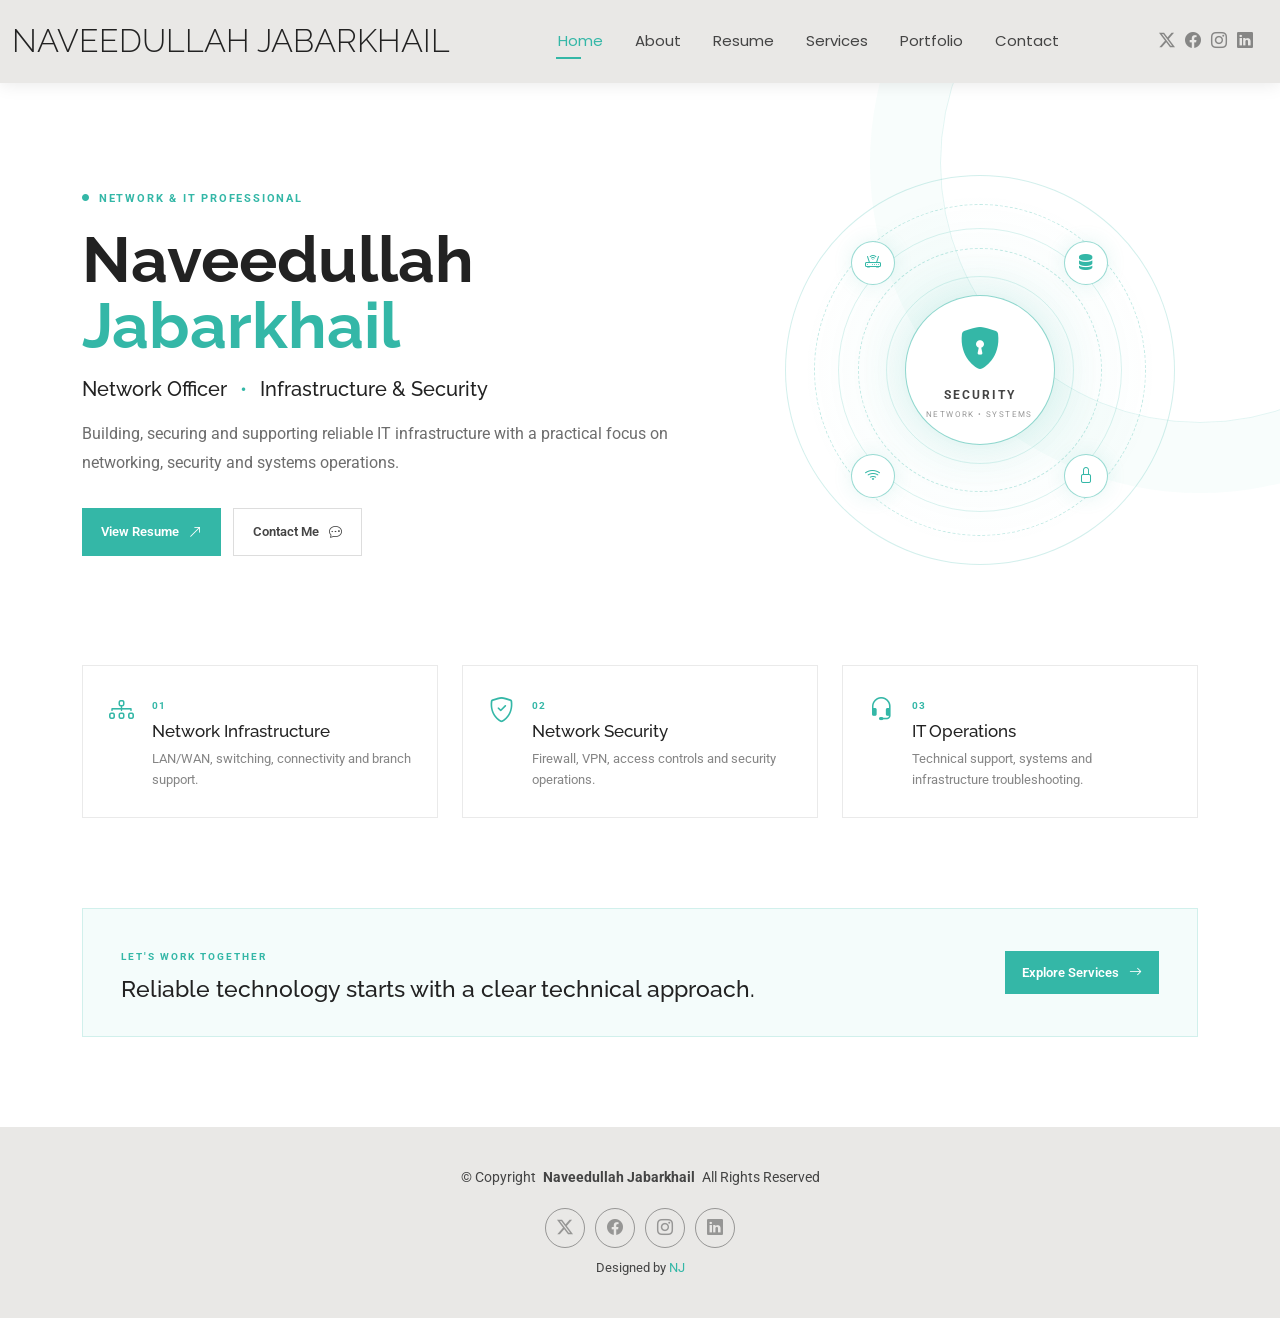
<file: index.html>
<!DOCTYPE html>

<html lang="en">
<head>
<meta charset="utf-8"/>
<meta content="width=device-width, initial-scale=1.0" name="viewport"/>
<title>Naveedullah Jabarkhail | Network Engineer</title>
<meta content="Naveedullah Jabarkhail - Network Engineer and IT Professional specializing in network infrastructure, security, systems administration and IT support." name="description"/>
<meta content="Naveedullah Jabarkhail, Network Officer, Network Infrastructure, Network Security, IT Professional" name="keywords"/>
<!-- Favicons -->
<link href="favicon.png" rel="icon"/>
<!-- <link href="apple-touch-icon.png" rel="apple-touch-icon"/>
<!-- Fonts -->
<link href="https://fonts.googleapis.com" rel="preconnect"/>
<link crossorigin="" href="https://fonts.gstatic.com" rel="preconnect"/>
<link href="https://fonts.googleapis.com/css2?family=Roboto:wght@300;400;500;600;700&amp;family=Poppins:wght@400;500;600;700&amp;family=Raleway:wght@400;500;600;700&amp;display=swap" rel="stylesheet"/>
<!-- Vendor CSS Files -->
<link href="bootstrap.min.css" rel="stylesheet"/>
<link href="bootstrap-icons.css" rel="stylesheet"/>
<link href="aos.css" rel="stylesheet"/>
<!-- Main CSS File -->
<link href="main.css" rel="stylesheet"/>
<!-- =========================================================
       HOME PAGE ONLY CSS
       The homepage follows the same design language as the
       other pages (About, Services, Resume, Contact):
       black headings + the site accent green, matching the
       colors defined in main.css.
       ========================================================= -->
<style>
.home-modern{background:var(--background-color);overflow:hidden}.hero-clean{padding:92px 0 75px;position:relative}.hero-clean:before{content:"";position:absolute;width:520px;height:520px;border:1px solid color-mix(in srgb,var(--accent-color),transparent 86%);border-radius:50%;right:-180px;top:-180px;box-shadow:0 0 0 70px color-mix(in srgb,var(--accent-color),transparent 97%)}.hero-clean-copy{max-width:680px;position:relative;z-index:2}.eyebrow-pill{display:inline-flex;align-items:center;gap:8px;color:var(--accent-color);font-size:11px;font-weight:700;letter-spacing:1.8px;margin-bottom:20px}.eyebrow-pill i{font-size:7px}.hero-clean h1{font-size:clamp(42px,5vw,70px);line-height:1.03;margin:0 0 18px;font-weight:700;color:var(--heading-color)}.hero-clean h1 span{display:block;color:var(--accent-color)}.hero-clean h2{font-size:20px;font-weight:500;margin:0 0 18px}.hero-clean h2 b{color:var(--accent-color);font-weight:400;margin:0 8px}.hero-clean p{font-size:16px;line-height:1.85;max-width:610px;color:color-mix(in srgb,var(--default-color),transparent 22%);margin-bottom:30px}.hero-actions{display:flex;gap:12px;flex-wrap:wrap}.clean-btn{display:inline-flex;align-items:center;gap:10px;padding:13px 19px;text-decoration:none;font-size:13px;font-weight:600;transition:.3s}.clean-btn.primary{background:var(--accent-color);color:var(--contrast-color)}.clean-btn.secondary{border:1px solid color-mix(in srgb,var(--default-color),transparent 82%);color:var(--default-color)}.clean-btn:hover{transform:translateY(-3px)}.clean-btn.secondary:hover{border-color:var(--accent-color);color:var(--accent-color)}.security-orbit{width:min(390px,82vw);height:min(390px,82vw);margin:auto;position:relative;border:1px solid color-mix(in srgb,var(--accent-color),transparent 78%);border-radius:50%;display:grid;place-items:center;background:radial-gradient(circle,color-mix(in srgb,var(--accent-color),transparent 94%),transparent 65%)}.security-orbit:before,.security-orbit:after{content:"";position:absolute;border-radius:50%;border:1px dashed color-mix(in srgb,var(--accent-color),transparent 70%)}.security-orbit:before{inset:28px;animation:orbitSpin 18s linear infinite}.security-orbit:after{inset:72px;animation:orbitSpin 12s linear infinite reverse}.orbit-ring{position:absolute;border:1px solid color-mix(in srgb,var(--accent-color),transparent 82%);border-radius:50%}.ring-a{inset:52px}.ring-b{inset:100px}.orbit-core{width:150px;height:150px;border-radius:50%;display:flex;flex-direction:column;align-items:center;justify-content:center;background:var(--background-color);border:1px solid color-mix(in srgb,var(--accent-color),transparent 45%);box-shadow:0 0 45px color-mix(in srgb,var(--accent-color),transparent 82%);position:relative;z-index:3}.orbit-core i{font-size:42px;color:var(--accent-color);margin-bottom:5px}.orbit-core strong{font-size:12px;letter-spacing:2px}.orbit-core span{font-size:8px;letter-spacing:1.4px;color:color-mix(in srgb,var(--default-color),transparent 45%);margin-top:5px}.orbit-node{position:absolute;width:44px;height:44px;border:1px solid color-mix(in srgb,var(--accent-color),transparent 50%);background:var(--background-color);color:var(--accent-color);display:grid;place-items:center;border-radius:50%;z-index:4;box-shadow:0 0 20px color-mix(in srgb,var(--accent-color),transparent 88%);animation:nodeFloat 4s ease-in-out infinite}.node-a{top:17%;left:17%}.node-b{top:17%;right:17%;animation-delay:.7s}.node-c{bottom:17%;left:17%;animation-delay:1.4s}.node-d{bottom:17%;right:17%;animation-delay:2.1s}.home-quick{padding:25px 0 90px}.quick-card{height:100%;padding:26px;border:1px solid color-mix(in srgb,var(--default-color),transparent 89%);display:flex;gap:18px;transition:.3s;background:var(--background-color)}.quick-card:hover{transform:translateY(-6px);border-color:color-mix(in srgb,var(--accent-color),transparent 45%);box-shadow:0 18px 38px color-mix(in srgb,var(--default-color),transparent 93%)}.quick-card>i{font-size:25px;color:var(--accent-color)}.quick-card span{font-size:10px;color:var(--accent-color);font-weight:700;letter-spacing:1px}.quick-card h3{font-size:17px;margin:5px 0 7px}.quick-card p{font-size:13px;line-height:1.65;margin:0;color:color-mix(in srgb,var(--default-color),transparent 35%)}.home-cta-clean{padding:0 0 90px}.cta-clean{padding:34px 38px;display:flex;align-items:center;justify-content:space-between;gap:25px;background:color-mix(in srgb,var(--accent-color),transparent 95%);border:1px solid color-mix(in srgb,var(--accent-color),transparent 82%)}.cta-clean span{font-size:10px;font-weight:700;letter-spacing:2px;color:var(--accent-color)}.cta-clean h2{font-size:23px;margin:8px 0 0;max-width:680px}.cta-clean a{display:inline-flex;gap:10px;align-items:center;padding:12px 17px;background:var(--accent-color);color:var(--contrast-color);text-decoration:none;font-size:13px;font-weight:600;white-space:nowrap}@keyframes orbitSpin{to{transform:rotate(360deg)}}@keyframes nodeFloat{50%{transform:translateY(-6px)}}@media(max-width:767px){.hero-clean{padding:70px 0 45px}.security-orbit{margin-top:25px}.cta-clean{flex-direction:column;align-items:flex-start}.cta-clean h2{font-size:20px}}
</style></head>
<body class="index-page">
<!-- =========================================================
       HEADER
       ========================================================= -->
<header class="header d-flex align-items-center light-background sticky-top" id="header">
<div class="container-fluid position-relative d-flex align-items-center justify-content-between">
<a class="logo d-flex align-items-center me-auto me-xl-0" href="index.html">
<h1 class="sitename">Naveedullah Jabarkhail</h1>
</a>
<nav class="navmenu" id="navmenu">
<ul>
<li>
<a class="active" href="index.html">Home</a>
</li>
<li>
<a href="about.html">About</a>
</li>
<li>
<a href="resume.html">Resume</a>
</li>
<li>
<a href="services.html">Services</a>
</li>
<li>
<a href="portfolio.html">Portfolio</a>
</li>
<li>
<a href="contact.html">Contact</a>
</li>
</ul>
<i class="mobile-nav-toggle d-xl-none bi bi-list"></i>
</nav>
<div class="header-social-links">
<a class="twitter" href="#">
<i class="bi bi-twitter-x"></i>
</a>
<a class="facebook" href="#">
<i class="bi bi-facebook"></i>
</a>
<a class="instagram" href="#">
<i class="bi bi-instagram"></i>
</a>
<a class="linkedin" href="#">
<i class="bi bi-linkedin"></i>
</a>
</div>
</div>
</header>
<!-- =========================================================
       MAIN
       ========================================================= -->
<main class="main home-modern">
<section class="hero-clean">
<div class="container">
<div class="row align-items-center g-5">
<div class="col-lg-7" data-aos="fade-right">
<div class="hero-clean-copy">
<span class="eyebrow-pill"><i class="bi bi-circle-fill"></i> NETWORK &amp; IT PROFESSIONAL</span>
<h1>Naveedullah <span>Jabarkhail</span></h1>
<h2>Network Officer <b>•</b> Infrastructure &amp; Security</h2>
<p>Building, securing and supporting reliable IT infrastructure with a practical focus on networking, security and systems operations.</p>
<div class="hero-actions">
<a class="clean-btn primary" href="resume.html">View Resume <i class="bi bi-arrow-up-right"></i></a>
<a class="clean-btn secondary" href="contact.html">Contact Me <i class="bi bi-chat-dots"></i></a>
</div>
</div>
</div>
<div class="col-lg-5" data-aos="fade-left">
<div aria-label="Network and security visual" class="security-orbit">
<div class="orbit-ring ring-a"></div><div class="orbit-ring ring-b"></div>
<div class="orbit-node node-a"><i class="bi bi-router"></i></div>
<div class="orbit-node node-b"><i class="bi bi-server"></i></div>
<div class="orbit-node node-c"><i class="bi bi-wifi"></i></div>
<div class="orbit-node node-d"><i class="bi bi-lock"></i></div>
<div class="orbit-core">
<i class="bi bi-shield-lock-fill"></i>
<strong>SECURITY</strong>
<span>NETWORK • SYSTEMS</span>
</div>
</div>
</div>
</div>
</div>
</section>
<section class="home-quick section">
<div class="container">
<div class="row g-4">
<div class="col-md-4"><div class="quick-card"><i class="bi bi-diagram-3"></i><div><span>01</span><h3>Network Infrastructure</h3><p>LAN/WAN, switching, connectivity and branch support.</p></div></div></div>
<div class="col-md-4"><div class="quick-card"><i class="bi bi-shield-check"></i><div><span>02</span><h3>Network Security</h3><p>Firewall, VPN, access controls and security operations.</p></div></div></div>
<div class="col-md-4"><div class="quick-card"><i class="bi bi-headset"></i><div><span>03</span><h3>IT Operations</h3><p>Technical support, systems and infrastructure troubleshooting.</p></div></div></div>
</div>
</div>
</section>
<section class="home-cta-clean">
<div class="container"><div class="cta-clean"><div><span>LET'S WORK TOGETHER</span><h2>Reliable technology starts with a clear technical approach.</h2></div><a href="services.html">Explore Services <i class="bi bi-arrow-right"></i></a></div></div>
</section>
</main>
<!-- =========================================================
       FOOTER
       ========================================================= -->
<footer class="footer light-background" id="footer">
<div class="container">
<div class="copyright text-center">
<p>
          © <span>Copyright</span>
<strong class="px-1 sitename">Naveedullah Jabarkhail</strong>
<span>All Rights Reserved</span>
</p>
</div>
<div class="social-links d-flex justify-content-center">
<a href="#">
<i class="bi bi-twitter-x"></i>
</a>
<a href="#">
<i class="bi bi-facebook"></i>
</a>
<a href="#">
<i class="bi bi-instagram"></i>
</a>
<a href="#">
<i class="bi bi-linkedin"></i>
</a>
</div>
<div class="credits">
        Designed by
            <a href="https://naveedjabarkhail.com/">NJ</a>
</div>
</div>
</footer>
<!-- Scroll Top -->
<a class="scroll-top d-flex align-items-center justify-content-center" href="#" id="scroll-top">
<i class="bi bi-arrow-up-short"></i>
</a>
<!-- Preloader -->
<div id="preloader"></div>
<!-- Vendor JS Files -->
<script src="aos.js"></script>



<!-- Main JS File -->
<script src="main.js"></script>
</body>
</html>
</file>
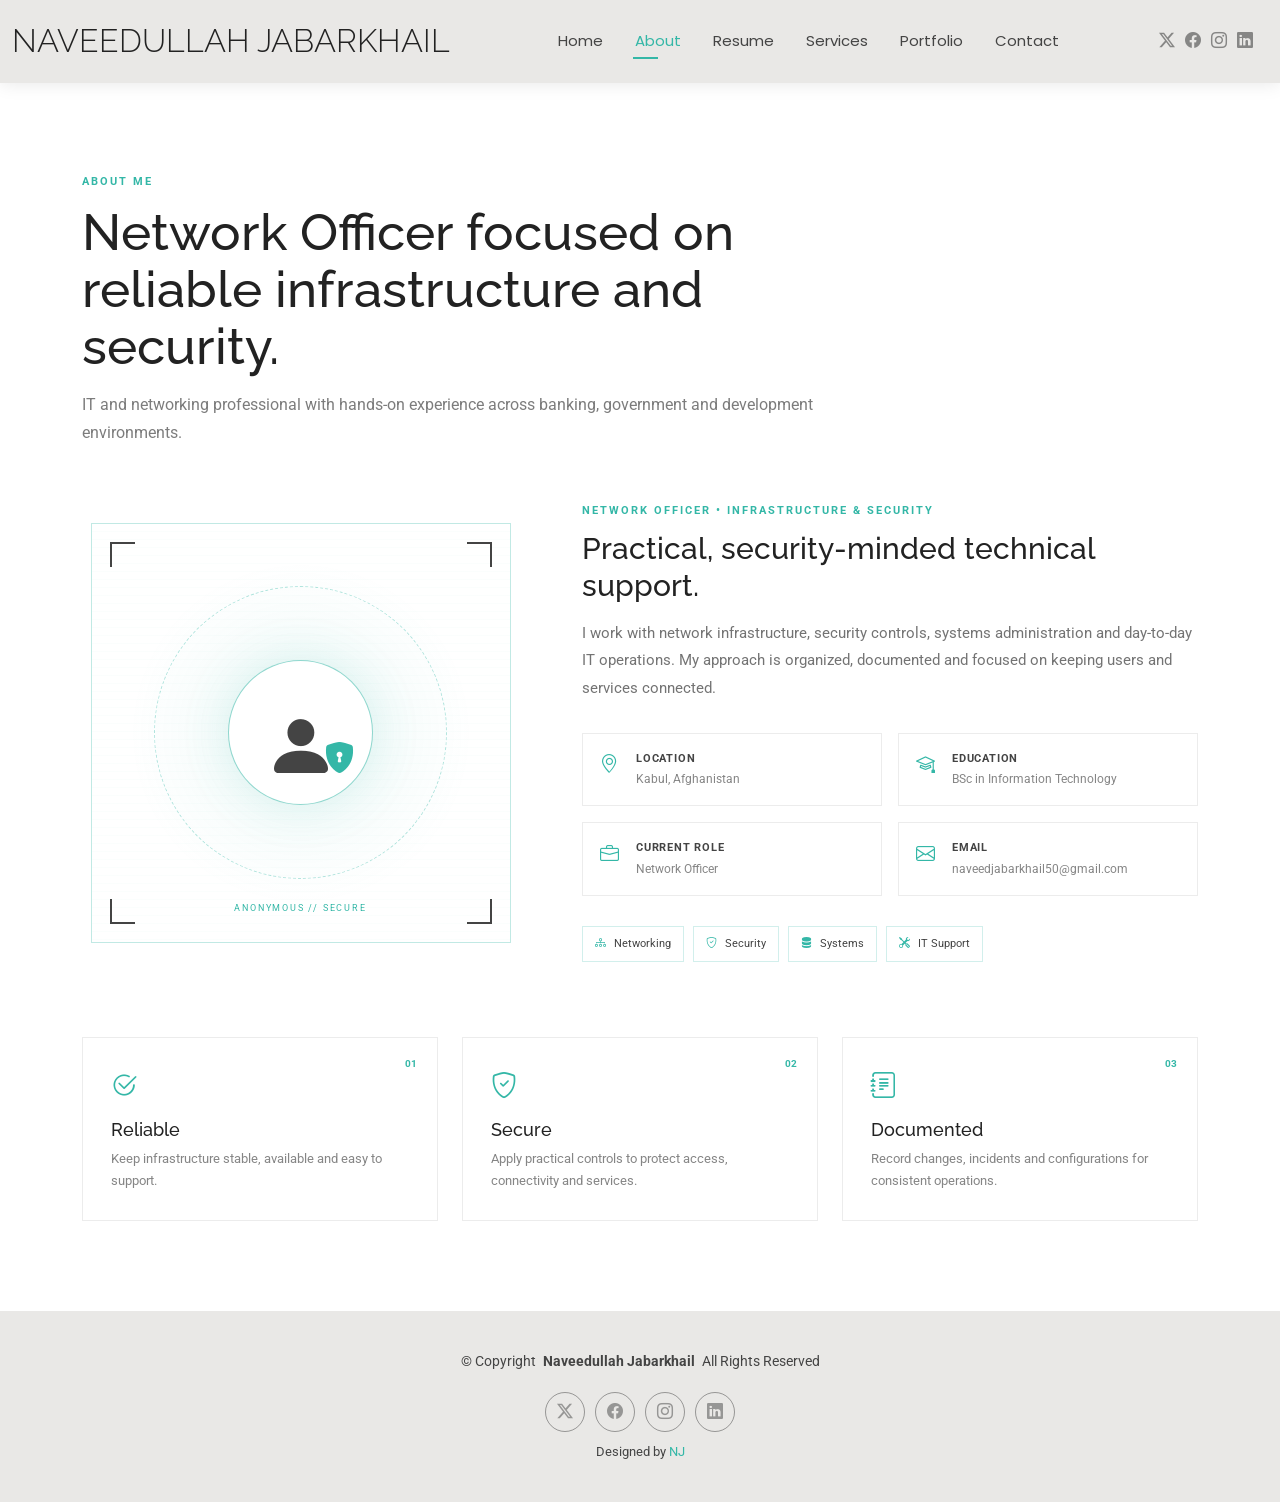
<file: about.html>
<!DOCTYPE html>

<html lang="en">
<head>
<meta charset="utf-8"/>
<meta content="width=device-width, initial-scale=1.0" name="viewport"/>
<title>About - Naveedullah Jabarkhail</title>
<meta content="About Naveedullah Jabarkhail - Network and Systems Engineer" name="description"/>
<meta content="Naveedullah Jabarkhail, Network Engineer, Systems Engineer, IT, Networking, Cybersecurity" name="keywords"/>
<!-- Favicons -->
<link href="favicon.png" rel="icon"/>
<link href="apple-touch-icon.png" rel="apple-touch-icon"/>
<!-- Fonts -->
<link href="https://fonts.googleapis.com" rel="preconnect"/>
<link crossorigin="" href="https://fonts.gstatic.com" rel="preconnect"/>
<link href="https://fonts.googleapis.com/css2?family=Roboto:wght@300;400;500;600;700&amp;family=Poppins:wght@400;500;600;700&amp;family=Raleway:wght@400;500;600;700&amp;display=swap" rel="stylesheet"/>
<!-- Vendor CSS Files -->
<link href="bootstrap.min.css" rel="stylesheet"/>
<link href="bootstrap-icons.css" rel="stylesheet"/>
<link href="aos.css" rel="stylesheet"/>
<!-- Main CSS File -->
<link href="main.css" rel="stylesheet"/>
<!-- =========================================================
       ABOUT PAGE ONLY CSS
       ========================================================= -->
<style>.about-modern{background:var(--background-color)}.about-clean{padding:85px 0 55px}.about-clean-head{max-width:780px;margin-bottom:55px}.about-clean-head>span,.about-role{font-size:11px;font-weight:700;letter-spacing:2px;color:var(--accent-color)}.about-clean-head h1{font-size:clamp(34px,4vw,52px);line-height:1.12;margin:12px 0 15px}.about-clean-head p{font-size:16px;line-height:1.8;color:color-mix(in srgb,var(--default-color),transparent 30%);margin:0}.anonymous-visual{aspect-ratio:1/1;max-width:420px;margin:auto;border:1px solid color-mix(in srgb,var(--accent-color),transparent 70%);position:relative;display:grid;place-items:center;overflow:hidden;background:radial-gradient(circle at center,color-mix(in srgb,var(--accent-color),transparent 91%),transparent 58%)}.anonymous-visual:before{content:"";position:absolute;width:70%;height:70%;border:1px dashed color-mix(in srgb,var(--accent-color),transparent 62%);border-radius:50%;animation:aboutSpin 18s linear infinite}.scan-lines{position:absolute;inset:0;background:repeating-linear-gradient(to bottom,transparent 0,transparent 7px,color-mix(in srgb,var(--accent-color),transparent 96%) 8px);pointer-events:none}.anon-badge{width:145px;height:145px;border-radius:50%;background:var(--background-color);border:1px solid color-mix(in srgb,var(--accent-color),transparent 45%);display:flex;align-items:center;justify-content:center;gap:0;position:relative;box-shadow:0 0 50px color-mix(in srgb,var(--accent-color),transparent 85%)}.anon-badge i:first-child{font-size:72px;color:var(--default-color);position:absolute;top:34px}.anon-badge i:last-child{font-size:31px;color:var(--accent-color);position:absolute;right:17px;bottom:22px}.anon-label{position:absolute;bottom:26px;left:50%;transform:translateX(-50%);font-size:9px;letter-spacing:1.8px;color:var(--accent-color);white-space:nowrap}.visual-corner{position:absolute;width:25px;height:25px;border-color:var(--accent-color)}.c1{top:18px;left:18px;border-top:2px solid;border-left:2px solid}.c2{top:18px;right:18px;border-top:2px solid;border-right:2px solid}.c3{bottom:18px;left:18px;border-bottom:2px solid;border-left:2px solid}.c4{bottom:18px;right:18px;border-bottom:2px solid;border-right:2px solid}.about-clean-copy{padding-left:15px}.about-clean-copy h2{font-size:30px;line-height:1.25;margin:10px 0 15px}.about-clean-copy>p{font-size:15px;line-height:1.85;color:color-mix(in srgb,var(--default-color),transparent 25%);max-width:650px}.about-info-grid{display:grid;grid-template-columns:repeat(2,1fr);gap:16px;margin:30px 0}.about-info-grid>div{padding:17px;border:1px solid color-mix(in srgb,var(--default-color),transparent 90%);display:grid;grid-template-columns:26px 1fr;column-gap:10px}.about-info-grid i{grid-row:span 2;color:var(--accent-color);font-size:19px}.about-info-grid strong{font-size:11px;letter-spacing:.8px;text-transform:uppercase}.about-info-grid span{font-size:12px;color:color-mix(in srgb,var(--default-color),transparent 35%);margin-top:3px}.about-focus-clean{display:flex;gap:9px;flex-wrap:wrap}.about-focus-clean span{padding:9px 12px;border:1px solid color-mix(in srgb,var(--accent-color),transparent 78%);font-size:11px}.about-focus-clean i{color:var(--accent-color);margin-right:5px}.about-values{padding:20px 0 90px}.value-card{position:relative;padding:28px;border:1px solid color-mix(in srgb,var(--default-color),transparent 90%);height:100%;transition:.3s}.value-card:hover{transform:translateY(-6px);border-color:color-mix(in srgb,var(--accent-color),transparent 45%);box-shadow:0 18px 35px color-mix(in srgb,var(--default-color),transparent 93%)}.value-card>span{position:absolute;right:20px;top:18px;color:var(--accent-color);font-size:10px;font-weight:700}.value-card i{font-size:26px;color:var(--accent-color)}.value-card h3{font-size:18px;margin:14px 0 7px}.value-card p{font-size:13px;line-height:1.7;margin:0;color:color-mix(in srgb,var(--default-color),transparent 35%)}@keyframes aboutSpin{to{transform:rotate(360deg)}}@media(max-width:767px){.about-info-grid{grid-template-columns:1fr}.about-clean-copy{padding-left:0}}
</style></head>
<body class="about-page">
<!-- =========================================================
       HEADER
       ========================================================= -->
<header class="header d-flex align-items-center light-background sticky-top" id="header">
<div class="container-fluid position-relative d-flex align-items-center justify-content-between">
<a class="logo d-flex align-items-center me-auto me-xl-0" href="index.html">
<h1 class="sitename">Naveedullah Jabarkhail</h1>
</a>
<nav class="navmenu" id="navmenu">
<ul>
<li>
<a href="index.html">Home</a>
</li>
<li>
<a class="active" href="about.html">About</a>
</li>
<li>
<a href="resume.html">Resume</a>
</li>
<li>
<a href="services.html">Services</a>
</li>
<li>
<a href="portfolio.html">Portfolio</a>
</li>
<li>
<a href="contact.html">Contact</a>
</li>
</ul>
<i class="mobile-nav-toggle d-xl-none bi bi-list"></i>
</nav>
<div class="header-social-links">
<a class="twitter" href="#">
<i class="bi bi-twitter-x"></i>
</a>
<a class="facebook" href="#">
<i class="bi bi-facebook"></i>
</a>
<a class="instagram" href="#">
<i class="bi bi-instagram"></i>
</a>
<a class="linkedin" href="#">
<i class="bi bi-linkedin"></i>
</a>
</div>
</div>
</header>
<!-- =========================================================
       MAIN
       ========================================================= -->
<main class="main about-modern">
<section class="about-clean section"><div class="container">
<div class="about-clean-head" data-aos="fade-up"><span>ABOUT ME</span><h1>Network Officer focused on reliable infrastructure and security.</h1><p>IT and networking professional with hands-on experience across banking, government and development environments.</p></div>
<div class="row align-items-center g-5 about-clean-grid">
<div class="col-lg-5" data-aos="fade-right"><div class="anonymous-visual"><div class="scan-lines"></div><div class="anon-badge"><i class="bi bi-person-fill"></i><i class="bi bi-shield-lock-fill"></i></div><div class="anon-label">ANONYMOUS // SECURE</div><div class="visual-corner c1"></div><div class="visual-corner c2"></div><div class="visual-corner c3"></div><div class="visual-corner c4"></div></div></div>
<div class="col-lg-7" data-aos="fade-left"><div class="about-clean-copy"><div class="about-role">NETWORK OFFICER <span>•</span> INFRASTRUCTURE &amp; SECURITY</div><h2>Practical, security-minded technical support.</h2><p>I work with network infrastructure, security controls, systems administration and day-to-day IT operations. My approach is organized, documented and focused on keeping users and services connected.</p><div class="about-info-grid"><div><i class="bi bi-geo-alt"></i><strong>Location</strong><span>Kabul, Afghanistan</span></div><div><i class="bi bi-mortarboard"></i><strong>Education</strong><span>BSc in Information Technology</span></div><div><i class="bi bi-briefcase"></i><strong>Current Role</strong><span>Network Officer</span></div><div><i class="bi bi-envelope"></i><strong>Email</strong><span>naveedjabarkhail50@gmail.com</span></div></div><div class="about-focus-clean"><span><i class="bi bi-diagram-3"></i> Networking</span><span><i class="bi bi-shield-check"></i> Security</span><span><i class="bi bi-server"></i> Systems</span><span><i class="bi bi-tools"></i> IT Support</span></div></div></div>
</div>
</div></section>
<section class="about-values section"><div class="container"><div class="row g-4"><div class="col-md-4"><div class="value-card"><span>01</span><i class="bi bi-check2-circle"></i><h3>Reliable</h3><p>Keep infrastructure stable, available and easy to support.</p></div></div><div class="col-md-4"><div class="value-card"><span>02</span><i class="bi bi-shield-check"></i><h3>Secure</h3><p>Apply practical controls to protect access, connectivity and services.</p></div></div><div class="col-md-4"><div class="value-card"><span>03</span><i class="bi bi-journal-text"></i><h3>Documented</h3><p>Record changes, incidents and configurations for consistent operations.</p></div></div></div></div></section>
</main>
<!-- =========================================================
       FOOTER
       ========================================================= -->
<footer class="footer light-background" id="footer">
<div class="container">
<div class="copyright text-center">
<p>
          © <span>Copyright</span>
<strong class="px-1 sitename">Naveedullah Jabarkhail</strong>
<span>All Rights Reserved</span>
</p>
</div>
<div class="social-links d-flex justify-content-center">
<a href="#">
<i class="bi bi-twitter-x"></i>
</a>
<a href="#">
<i class="bi bi-facebook"></i>
</a>
<a href="#">
<i class="bi bi-instagram"></i>
</a>
<a href="#">
<i class="bi bi-linkedin"></i>
</a>
</div>
<div class="credits">

        Designed by
        <a href="https://naveedjabarkhail.com/">
          NJ
        </a>
</div>
</div>
</footer>
<!-- Scroll Top -->
<a class="scroll-top d-flex align-items-center justify-content-center" href="#" id="scroll-top">
<i class="bi bi-arrow-up-short"></i>
</a>
<!-- Preloader -->
<div id="preloader"></div>
<!-- Vendor JS Files -->
<script src="aos.js"></script>



<!-- Main JS File -->
<script src="main.js"></script>
</body>
</html>
</file>
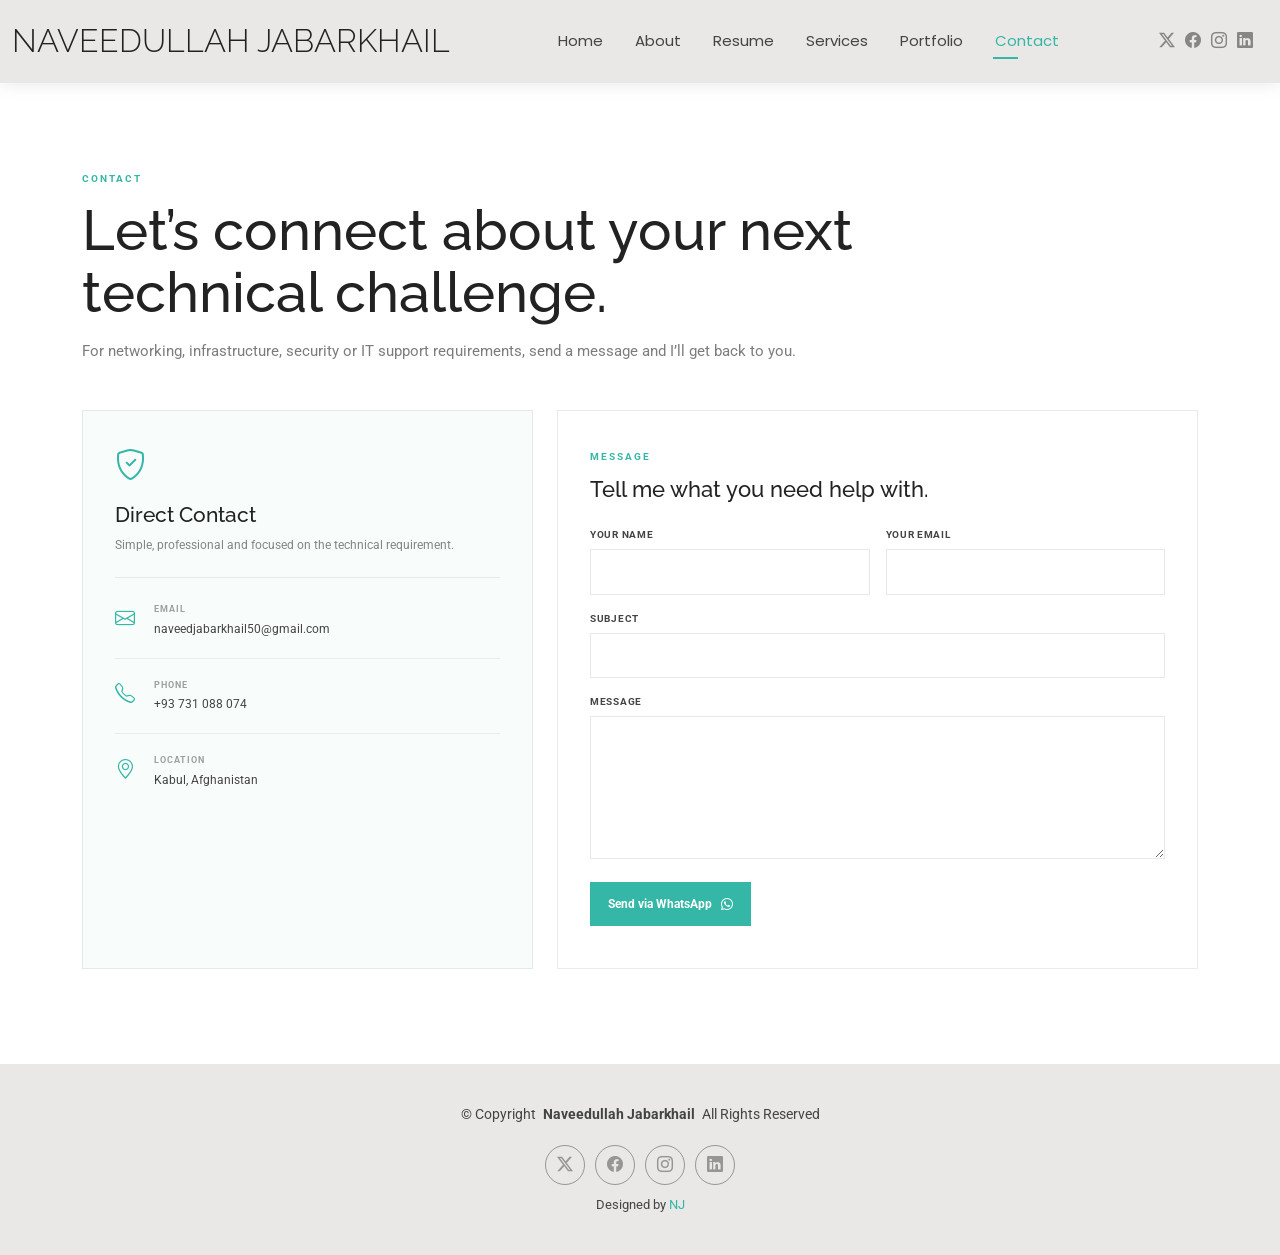
<file: contact.html>
<!DOCTYPE html>

<html lang="en">
<head>
<meta charset="utf-8"/>
<meta content="width=device-width, initial-scale=1.0" name="viewport"/>
<title>Contact | Naveedullah Jabarkhail</title>
<meta content="Contact Naveedullah Jabarkhail for networking, IT infrastructure, systems administration, and technical support opportunities." name="description"/>
<meta content="Naveedullah Jabarkhail, Network Engineer, IT Support, Networking, Contact" name="keywords"/>
<!-- Favicons -->
<link href="favicon.png" rel="icon"/>
<link href="apple-touch-icon.png" rel="apple-touch-icon"/>
<!-- Fonts -->
<link href="https://fonts.googleapis.com" rel="preconnect"/>
<link crossorigin="" href="https://fonts.gstatic.com" rel="preconnect"/>
<link href="https://fonts.googleapis.com/css2?family=Roboto:wght@300;400;500;600;700&amp;family=Poppins:wght@300;400;500;600;700&amp;family=Raleway:wght@400;500;600;700&amp;display=swap" rel="stylesheet"/>
<!-- Vendor CSS -->
<link href="bootstrap.min.css" rel="stylesheet"/>
<link href="bootstrap-icons.css" rel="stylesheet"/>
<link href="aos.css" rel="stylesheet"/>
<!-- Main CSS -->
<link href="main.css" rel="stylesheet"/>
<!-- =========================================================
       PAGE-SPECIFIC CONTACT DESIGN
       This CSS affects ONLY contact.html
  ========================================================== -->
<style>.contact-clean{padding:82px 0 95px}.contact-head{max-width:800px;margin-bottom:45px}.contact-head>span,.form-top>span{font-size:10px;font-weight:700;letter-spacing:2px;color:var(--accent-color)}.contact-head h1{font-size:clamp(35px,4.5vw,56px);line-height:1.12;margin:10px 0 14px}.contact-head p{font-size:15px;line-height:1.8;color:color-mix(in srgb,var(--default-color),transparent 30%)}.contact-panel,.contact-form-card{height:100%;border:1px solid color-mix(in srgb,var(--default-color),transparent 89%);padding:32px}.contact-panel{background:color-mix(in srgb,var(--accent-color),transparent 97%)}.contact-panel-top{padding-bottom:22px;border-bottom:1px solid color-mix(in srgb,var(--default-color),transparent 90%);margin-bottom:5px}.contact-panel-top>i{font-size:31px;color:var(--accent-color)}.contact-panel-top h2{font-size:21px;margin:13px 0 7px}.contact-panel-top p{font-size:12px;line-height:1.7;margin:0;color:color-mix(in srgb,var(--default-color),transparent 35%)}.contact-line{display:flex;align-items:flex-start;gap:14px;padding:20px 0;border-bottom:1px solid color-mix(in srgb,var(--default-color),transparent 91%);text-decoration:none;color:var(--default-color)}.contact-line:last-child{border-bottom:0}.contact-line>i{font-size:20px;color:var(--accent-color);width:25px}.contact-line span{font-size:12px;line-height:1.5}.contact-line small{display:block;text-transform:uppercase;letter-spacing:1px;font-size:9px;font-weight:700;color:color-mix(in srgb,var(--default-color),transparent 50%);margin-bottom:3px}.contact-line:hover{color:var(--accent-color)}.form-top{margin-bottom:25px}.form-top h2{font-size:22px;margin:9px 0 0}.contact-form label{display:block;font-size:10px;font-weight:700;letter-spacing:.7px;text-transform:uppercase;margin-bottom:7px}.contact-form input,.contact-form textarea{width:100%;border:1px solid color-mix(in srgb,var(--default-color),transparent 88%);background:transparent;padding:12px 13px;font:inherit;font-size:13px;outline:none;transition:.25s}.contact-form input:focus,.contact-form textarea:focus{border-color:var(--accent-color);box-shadow:0 0 0 3px color-mix(in srgb,var(--accent-color),transparent 92%)}.contact-form button{border:0;background:var(--accent-color);color:var(--contrast-color);padding:13px 18px;font-size:12px;font-weight:700;display:inline-flex;align-items:center;gap:9px;transition:.3s}.contact-form button:hover{transform:translateY(-3px)}.contact-status{font-size:12px;margin-top:10px;color:var(--accent-color)}@media(max-width:575px){.contact-panel,.contact-form-card{padding:24px}}
</style></head>
<body class="contact-page">
<!-- =========================================================
       HEADER
  ========================================================== -->
<header class="header d-flex align-items-center light-background sticky-top" id="header">
<div class="container-fluid position-relative d-flex align-items-center justify-content-between">
<a class="logo d-flex align-items-center me-auto me-xl-0" href="index.html">
<h1 class="sitename">Naveedullah Jabarkhail</h1>
</a>
<nav class="navmenu" id="navmenu">
<ul>
<li>
<a href="index.html">Home</a>
</li>
<li>
<a href="about.html">About</a>
</li>
<li>
<a href="resume.html">Resume</a>
</li>
<li>
<a href="services.html">Services</a>
</li>
<li>
<a href="portfolio.html">Portfolio</a>
</li>
<li>
<a class="active" href="contact.html">Contact</a>
</li>
</ul>
<i class="mobile-nav-toggle d-xl-none bi bi-list"></i>
</nav>
<div class="header-social-links">
<a aria-label="Twitter" href="#">
<i class="bi bi-twitter-x"></i>
</a>
<a aria-label="Facebook" href="#">
<i class="bi bi-facebook"></i>
</a>
<a aria-label="Instagram" href="#">
<i class="bi bi-instagram"></i>
</a>
<a aria-label="LinkedIn" href="#">
<i class="bi bi-linkedin"></i>
</a>
</div>
</div>
</header>
<!-- =========================================================
       MAIN
  ========================================================== -->
<main class="main contact-modern">
<section class="contact-clean section"><div class="container"><div class="contact-head" data-aos="fade-up"><span>CONTACT</span><h1>Let’s connect about your next technical challenge.</h1><p>For networking, infrastructure, security or IT support requirements, send a message and I’ll get back to you.</p></div><div class="row g-4 align-items-stretch"><div class="col-lg-5" data-aos="fade-right"><div class="contact-panel"><div class="contact-panel-top"><i class="bi bi-shield-check"></i><h2>Direct Contact</h2><p>Simple, professional and focused on the technical requirement.</p></div><a class="contact-line" href="mailto:naveedjabarkhail50@gmail.com"><i class="bi bi-envelope"></i><span><small>Email</small>naveedjabarkhail50@gmail.com</span></a><a class="contact-line" href="tel:+93731088074"><i class="bi bi-telephone"></i><span><small>Phone</small>+93 731 088 074</span></a><div class="contact-line"><i class="bi bi-geo-alt"></i><span><small>Location</small>Kabul, Afghanistan</span></div></div></div><div class="col-lg-7" data-aos="fade-left"><div class="contact-form-card"><div class="form-top"><span>MESSAGE</span><h2>Tell me what you need help with.</h2></div><form class="contact-form" id="whatsapp-contact-form"><div class="row g-3"><div class="col-md-6"><label for="name">Your Name</label><input id="name" name="name" required="" type="text"/></div><div class="col-md-6"><label for="email">Your Email</label><input id="email" name="email" required="" type="email"/></div><div class="col-12"><label for="subject">Subject</label><input id="subject" name="subject" required="" type="text"/></div><div class="col-12"><label for="message">Message</label><textarea id="message" name="message" required="" rows="6"></textarea></div><div class="col-12"><button type="submit">Send via WhatsApp <i class="bi bi-whatsapp"></i></button><div aria-live="polite" class="contact-status" id="contact-status"></div></div></div></form></div></div></div></div></section>
</main>
<!-- =========================================================
       FOOTER
  ========================================================== -->
<footer class="footer light-background" id="footer">
<div class="container">
<div class="copyright text-center">
<p>

      © <span>Copyright</span>
<strong class="px-1 sitename">
        Naveedullah Jabarkhail
      </strong>
<span>
        All Rights Reserved<br/>
</span>
</p>
</div>
<div class="social-links d-flex justify-content-center">
<a href="#">
<i class="bi bi-twitter-x"></i>
</a>
<a href="#">
<i class="bi bi-facebook"></i>
</a>
<a href="#">
<i class="bi bi-instagram"></i>
</a>
<a href="#">
<i class="bi bi-linkedin"></i>
</a>
</div>
<div class="credits">
<!-- All the links in the footer should remain intact. -->
<!-- You can delete the links only if you've purchased the pro version. -->
<!-- Licensing information: https://bootstrapmade.com/license/ -->

    Designed by
    <a href="https://naveedjabarkhail.com/">
      NJ
    </a>
</div>
</div>
</footer>
<!-- Scroll Top -->
<a class="scroll-top d-flex align-items-center justify-content-center" href="#" id="scroll-top">
<i class="bi bi-arrow-up-short"></i>
</a>
<!-- Preloader -->
<div id="preloader"></div>
<!-- Vendor JS -->
<script src="aos.js"></script>



<!-- Main JS -->
<script src="main.js"></script>
</body>
</html>
</file>
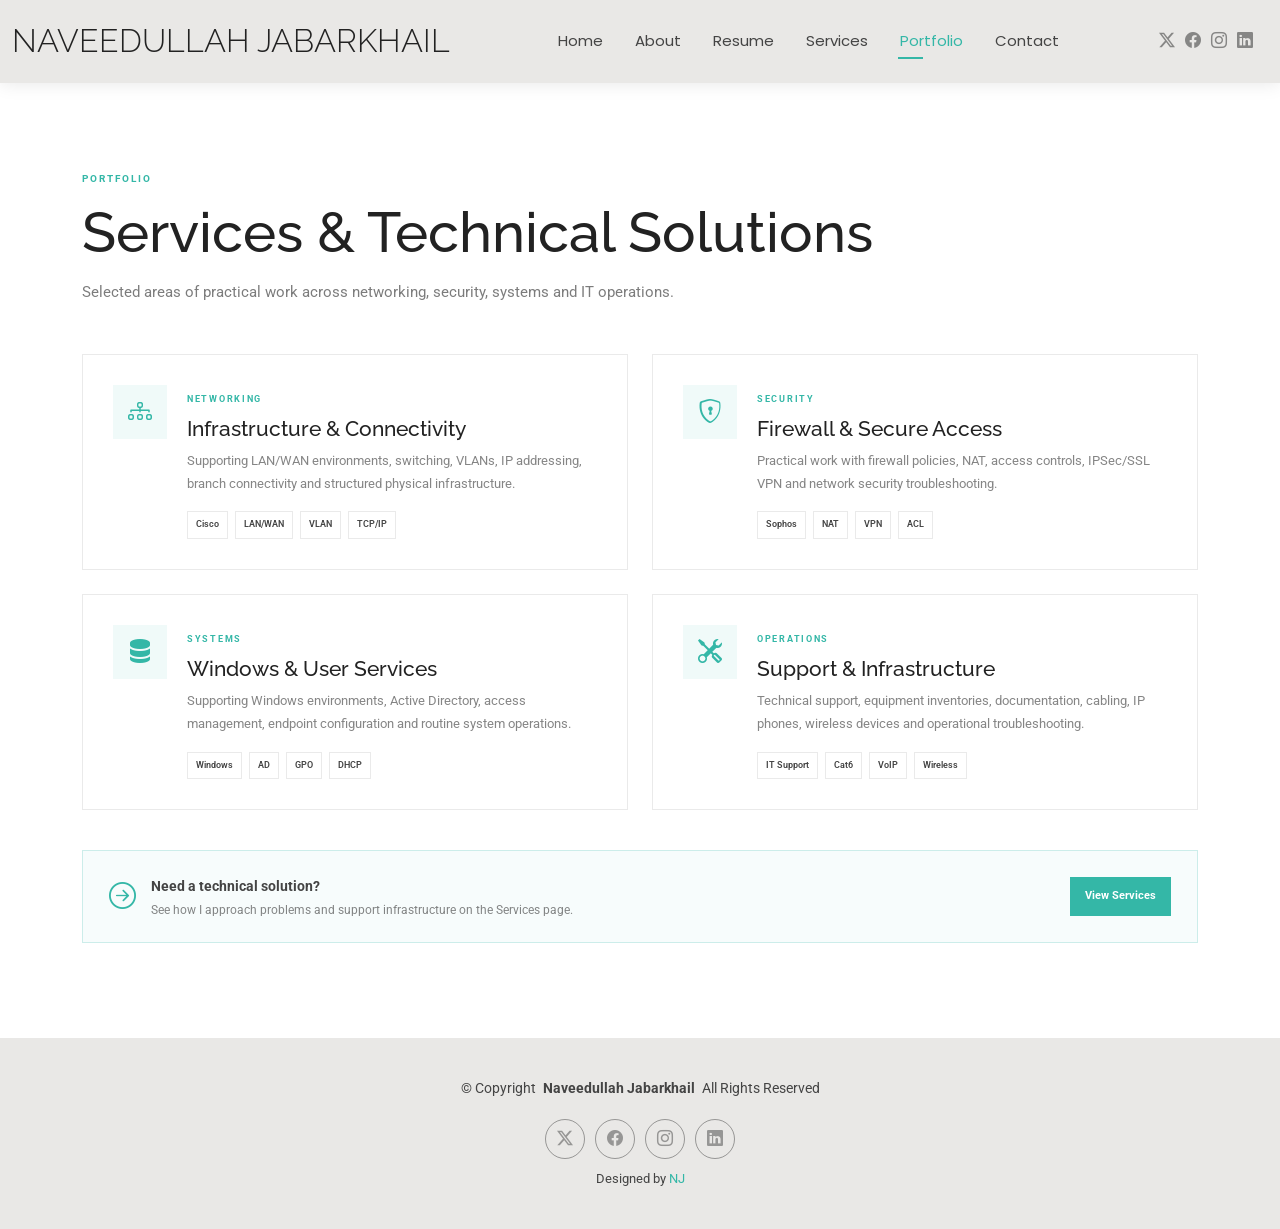
<file: portfolio.html>
<!DOCTYPE html>

<html lang="en">
<head>
<meta charset="utf-8"/>
<meta content="width=device-width, initial-scale=1.0" name="viewport"/>
<title>Projects &amp; Technical Work | Naveedullah Jabarkhail</title>
<meta content="Technical projects and professional work in networking, IT infrastructure, cybersecurity, systems administration, and network support." name="description"/> <meta content="Naveedullah Jabarkhail, Network Engineer, IT, Networking, Cisco, Sophos, Ubiquiti, UniFi, Active Directory" name="keywords"/>
<!-- Favicons -->
<link href="favicon.png" rel="icon"/>
<link href="apple-touch-icon.png" rel="apple-touch-icon"/>
<!-- Fonts -->
<link href="https://fonts.googleapis.com" rel="preconnect"/>
<link crossorigin="" href="https://fonts.gstatic.com" rel="preconnect"/>
<link href="https://fonts.googleapis.com/css2?family=Roboto:wght@300;400;500;600;700&amp;family=Poppins:wght@300;400;500;600;700&amp;family=Raleway:wght@400;500;600;700&amp;display=swap" rel="stylesheet"/>
<!-- Vendor CSS -->
<link href="bootstrap.min.css" rel="stylesheet"/>
<link href="bootstrap-icons.css" rel="stylesheet"/>
<link href="aos.css" rel="stylesheet"/>
<!-- Main CSS -->
<link href="main.css" rel="stylesheet"/>
<!-- =========================================================
       PAGE-SPECIFIC PORTFOLIO DESIGN
       This CSS affects ONLY portfolio.html
  ========================================================== -->
<style>.portfolio-clean{padding:82px 0 95px}.portfolio-head{max-width:800px;margin-bottom:48px}.portfolio-head>span{font-size:10px;font-weight:700;letter-spacing:2px;color:var(--accent-color)}.portfolio-head h1{font-size:clamp(35px,4.5vw,56px);margin:10px 0 13px}.portfolio-head p{font-size:15px;line-height:1.8;color:color-mix(in srgb,var(--default-color),transparent 30%)}.portfolio-feature{height:100%;display:flex;gap:20px;padding:30px;border:1px solid color-mix(in srgb,var(--default-color),transparent 89%);position:relative;transition:.35s;overflow:hidden}.portfolio-feature:before{content:"";position:absolute;inset:auto 0 0 0;height:3px;background:var(--accent-color);transform:scaleX(0);transform-origin:left;transition:.35s}.portfolio-feature:hover{transform:translateY(-7px);border-color:color-mix(in srgb,var(--accent-color),transparent 50%);box-shadow:0 18px 40px color-mix(in srgb,var(--default-color),transparent 93%)}.portfolio-feature:hover:before{transform:scaleX(1)}.feature-icon{width:54px;height:54px;min-width:54px;display:grid;place-items:center;background:color-mix(in srgb,var(--accent-color),transparent 93%);color:var(--accent-color);font-size:24px}.portfolio-feature span{font-size:9px;font-weight:700;letter-spacing:1.7px;color:var(--accent-color)}.portfolio-feature h2{font-size:21px;margin:7px 0 9px}.portfolio-feature p{font-size:13px;line-height:1.75;color:color-mix(in srgb,var(--default-color),transparent 35%);margin:0 0 16px}.mini-tags{display:flex;gap:7px;flex-wrap:wrap}.mini-tags b{font-size:9px;padding:6px 8px;border:1px solid color-mix(in srgb,var(--default-color),transparent 89%);font-weight:600}.portfolio-note{margin-top:40px;padding:23px 26px;border:1px solid color-mix(in srgb,var(--accent-color),transparent 78%);background:color-mix(in srgb,var(--accent-color),transparent 96%);display:flex;align-items:center;gap:15px}.portfolio-note>i{font-size:27px;color:var(--accent-color)}.portfolio-note strong{font-size:14px}.portfolio-note p{font-size:12px;margin:3px 0 0;color:color-mix(in srgb,var(--default-color),transparent 35%)}.portfolio-note a{margin-left:auto;background:var(--accent-color);color:var(--contrast-color);padding:11px 15px;text-decoration:none;font-size:11px;font-weight:700;white-space:nowrap}@media(max-width:575px){.portfolio-feature{padding:24px}.portfolio-note{flex-wrap:wrap}.portfolio-note a{margin-left:0}}
</style></head>
<body class="portfolio-page">
<!-- =========================================================
       HEADER
  ========================================================== -->
<header class="header d-flex align-items-center light-background sticky-top" id="header">
<div class="container-fluid position-relative d-flex align-items-center justify-content-between">
<a class="logo d-flex align-items-center me-auto me-xl-0" href="index.html">
<h1 class="sitename">Naveedullah Jabarkhail</h1>
</a>
<nav class="navmenu" id="navmenu">
<ul>
<li>
<a href="index.html">Home</a>
</li>
<li>
<a href="about.html">About</a>
</li>
<li>
<a href="resume.html">Resume</a>
</li>
<li>
<a href="services.html">Services</a>
</li>
<li>
<a class="active" href="portfolio.html">Portfolio</a>
</li>
<li>
<a href="contact.html">Contact</a>
</li>
</ul>
<i class="mobile-nav-toggle d-xl-none bi bi-list"></i>
</nav>
<div class="header-social-links">
<a aria-label="Twitter" href="#">
<i class="bi bi-twitter-x"></i>
</a>
<a aria-label="Facebook" href="#">
<i class="bi bi-facebook"></i>
</a>
<a aria-label="Instagram" href="#">
<i class="bi bi-instagram"></i>
</a>
<a aria-label="LinkedIn" href="#">
<i class="bi bi-linkedin"></i>
</a>
</div>
</div>
</header>
<!-- =========================================================
       MAIN
  ========================================================== -->
<main class="main portfolio-page-clean">
<section class="portfolio-clean section"><div class="container"><div class="portfolio-head" data-aos="fade-up"><span>PORTFOLIO</span><h1>Services &amp; Technical Solutions</h1><p>Selected areas of practical work across networking, security, systems and IT operations.</p></div><div class="row g-4" data-aos="fade-up"><div class="col-lg-6"><div class="portfolio-feature"><div class="feature-icon"><i class="bi bi-diagram-3"></i></div><div><span>NETWORKING</span><h2>Infrastructure &amp; Connectivity</h2><p>Supporting LAN/WAN environments, switching, VLANs, IP addressing, branch connectivity and structured physical infrastructure.</p><div class="mini-tags"><b>Cisco</b><b>LAN/WAN</b><b>VLAN</b><b>TCP/IP</b></div></div></div></div><div class="col-lg-6"><div class="portfolio-feature"><div class="feature-icon"><i class="bi bi-shield-lock"></i></div><div><span>SECURITY</span><h2>Firewall &amp; Secure Access</h2><p>Practical work with firewall policies, NAT, access controls, IPSec/SSL VPN and network security troubleshooting.</p><div class="mini-tags"><b>Sophos</b><b>NAT</b><b>VPN</b><b>ACL</b></div></div></div></div><div class="col-lg-6"><div class="portfolio-feature"><div class="feature-icon"><i class="bi bi-server"></i></div><div><span>SYSTEMS</span><h2>Windows &amp; User Services</h2><p>Supporting Windows environments, Active Directory, access management, endpoint configuration and routine system operations.</p><div class="mini-tags"><b>Windows</b><b>AD</b><b>GPO</b><b>DHCP</b></div></div></div></div><div class="col-lg-6"><div class="portfolio-feature"><div class="feature-icon"><i class="bi bi-tools"></i></div><div><span>OPERATIONS</span><h2>Support &amp; Infrastructure</h2><p>Technical support, equipment inventories, documentation, cabling, IP phones, wireless devices and operational troubleshooting.</p><div class="mini-tags"><b>IT Support</b><b>Cat6</b><b>VoIP</b><b>Wireless</b></div></div></div></div></div><div class="portfolio-note" data-aos="fade-up"><i class="bi bi-arrow-right-circle"></i><div><strong>Need a technical solution?</strong><p>See how I approach problems and support infrastructure on the Services page.</p></div><a href="services.html">View Services</a></div></div></section>
</main>
<!-- =========================================================
       FOOTER
  ========================================================== -->
<footer class="footer light-background" id="footer">
<div class="container">
<div class="copyright text-center">
<p>
      © <span>Copyright</span>
<strong class="px-1 sitename">Naveedullah Jabarkhail</strong>
<span>All Rights Reserved<br/></span>
</p>
</div>
<div class="social-links d-flex justify-content-center">
<a href="#">
<i class="bi bi-twitter-x"></i>
</a>
<a href="#">
<i class="bi bi-facebook"></i>
</a>
<a href="#">
<i class="bi bi-instagram"></i>
</a>
<a href="#">
<i class="bi bi-linkedin"></i>
</a>
</div>
<div class="credits">
<!-- All the links in the footer should remain intact. -->
<!-- You can delete the links only if you've purchased the pro version. -->
<!-- Licensing information: https://bootstrapmade.com/license/ -->

    Designed by
    <a href="https://naveedjabarkhail.com/">NJ</a>
</div>
</div>
</footer>
<!-- Scroll Top -->
<a class="scroll-top d-flex align-items-center justify-content-center" href="#" id="scroll-top">
<i class="bi bi-arrow-up-short"></i>
</a>
<!-- Preloader -->
<div id="preloader"></div>
<!-- Vendor JS -->
<script src="aos.js"></script>



<!-- Main JS -->
<script src="main.js"></script>
</body>
</html>
</file>
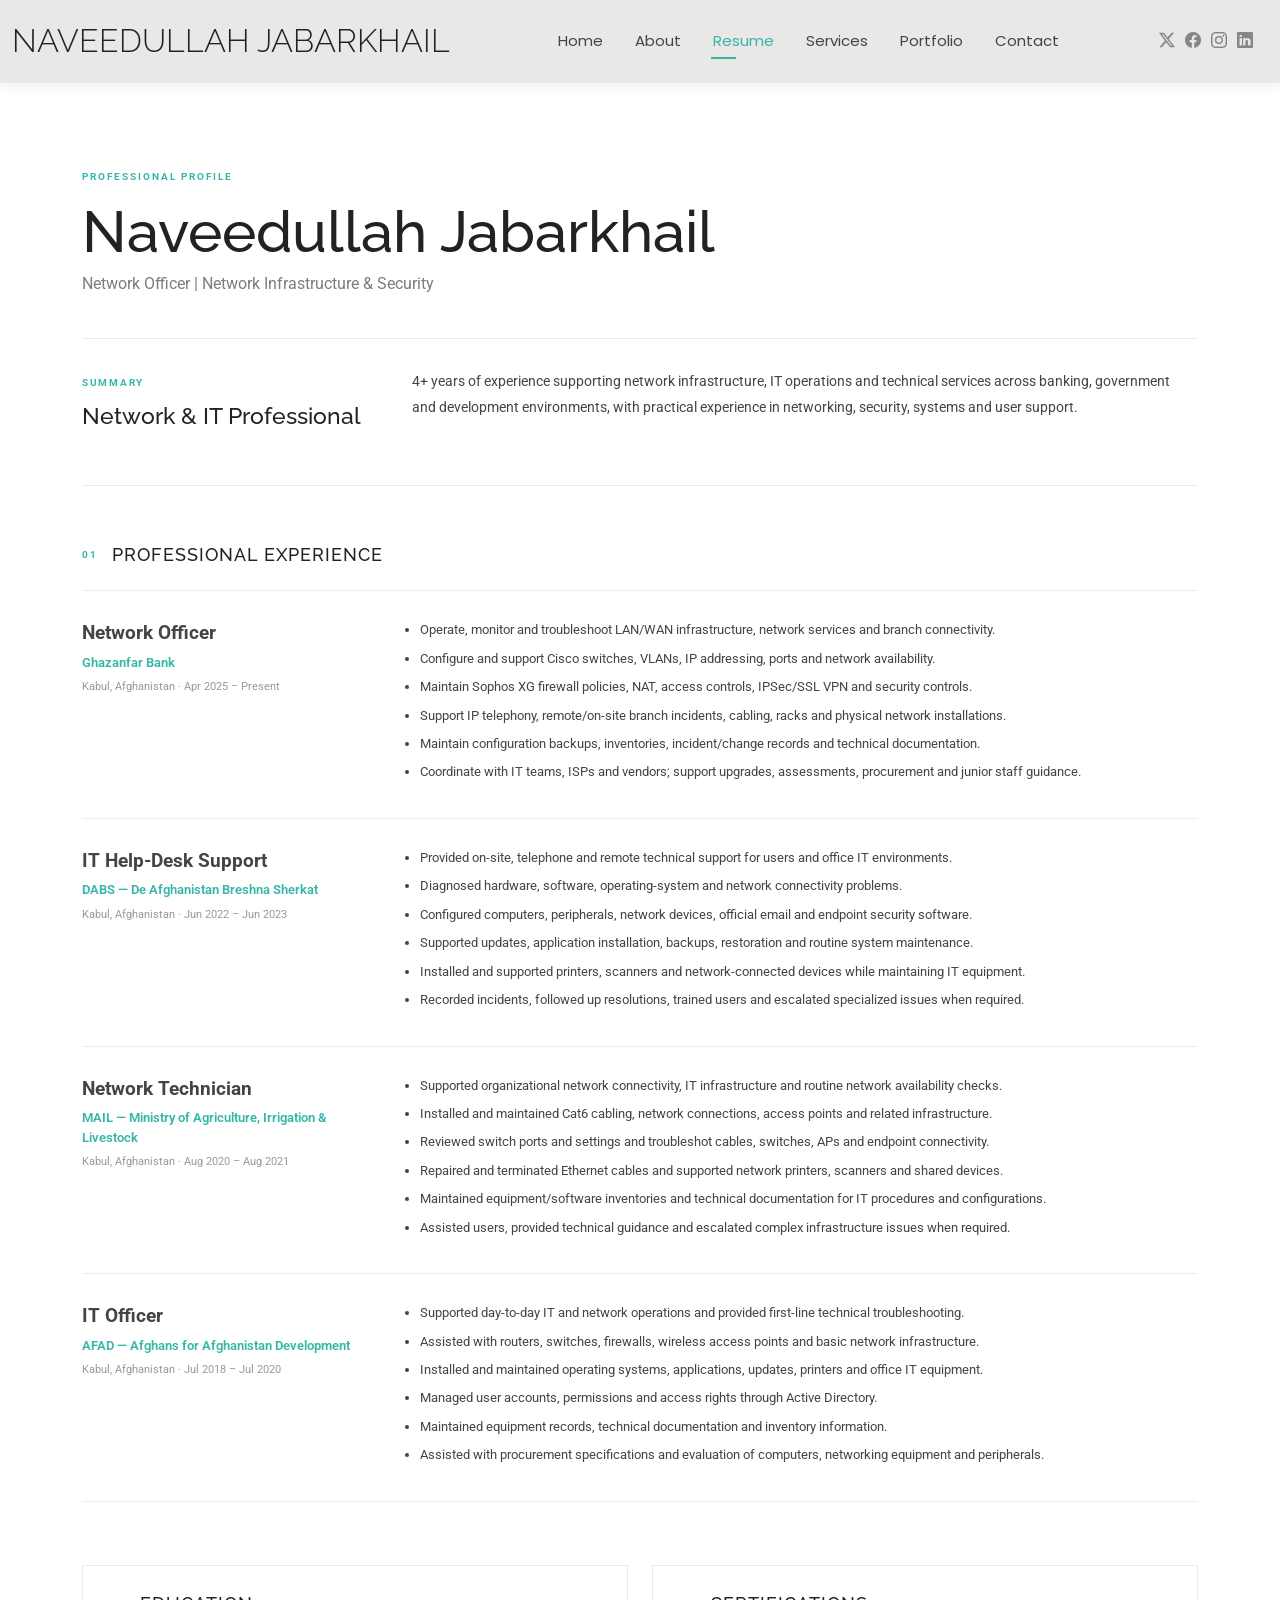
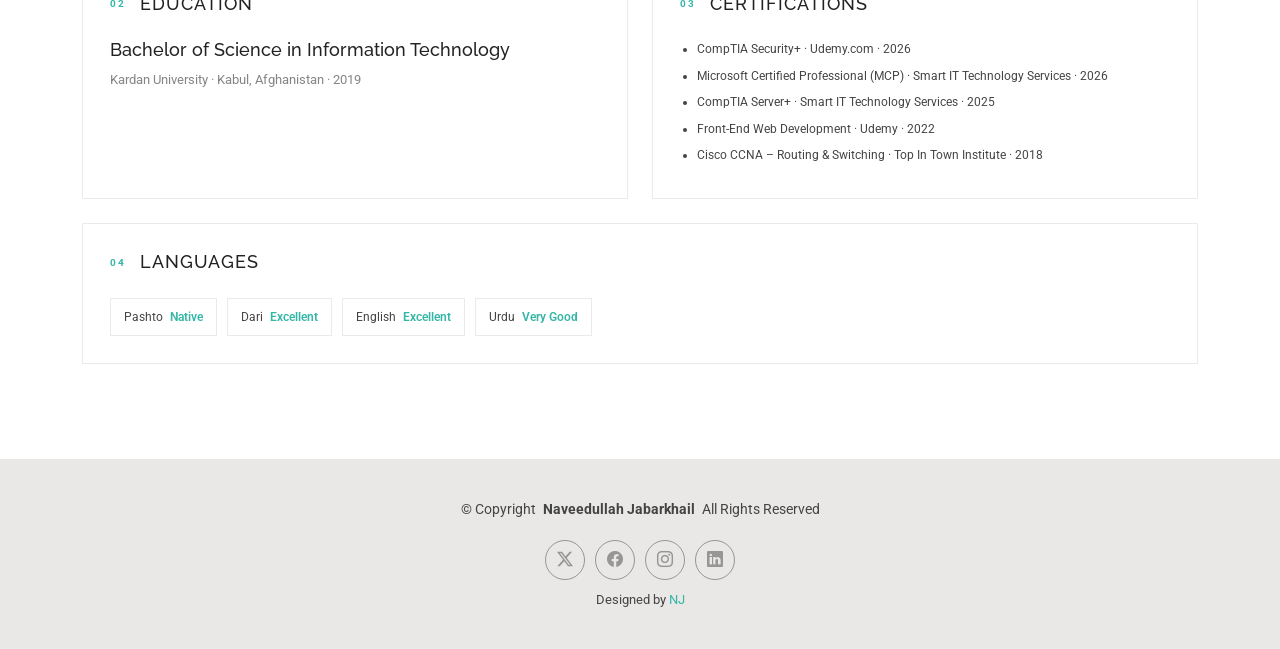
<file: resume.html>
<!DOCTYPE html>

<html lang="en">
<head>
<meta charset="utf-8"/>
<meta content="width=device-width, initial-scale=1.0" name="viewport"/>
<title>Resume - Naveedullah Jabarkhail</title>
<meta content="Resume of Naveedullah Jabarkhail, IT and Network professional specializing in network infrastructure, cybersecurity, technical support and systems administration." name="description"/>
<meta content="Naveedullah Jabarkhail, Network Engineer, Network Technician, IT Support, Cisco, Sophos, Cybersecurity" name="keywords"/>
<!-- Favicons -->
<link href="favicon.png" rel="icon"/>
<link href="apple-touch-icon.png" rel="apple-touch-icon"/>
<!-- Fonts -->
<link href="https://fonts.googleapis.com" rel="preconnect"/>
<link crossorigin="" href="https://fonts.gstatic.com" rel="preconnect"/>
<link href="https://fonts.googleapis.com/css2?family=Roboto:ital,wght@0,100;0,300;0,400;0,500;0,700;0,900;1,100;1,300;1,400;1,500;1,700;1,900&amp;family=Poppins:ital,wght@0,100;0,200;0,300;0,400;0,500;0,600;0,700;0,800;0,900;1,100;1,200;1,300;1,400;1,500;1,600;1,700;1,800;1,900&amp;family=Raleway:ital,wght@0,100;0,200;0,300;0,400;0,500;0,600;0,700;0,800;0,900;1,100;1,200;1,300;1,400;1,500;1,600;1,700;1,800;1,900&amp;display=swap" rel="stylesheet"/>
<!-- Vendor CSS Files -->
<link href="bootstrap.min.css" rel="stylesheet"/>
<link href="bootstrap-icons.css" rel="stylesheet"/>
<link href="aos.css" rel="stylesheet"/>
<!-- Main CSS File -->
<link href="main.css" rel="stylesheet"/>
<!-- =========================================================
       RESUME PAGE ONLY CSS
  ========================================================== -->
<style>.resume-clean{padding:80px 0 95px}.resume-head{margin-bottom:42px}.resume-head>span,.resume-section-title>span{font-size:10px;font-weight:700;letter-spacing:2px;color:var(--accent-color)}.resume-head h1{font-size:clamp(36px,5vw,58px);margin:10px 0 6px}.resume-head p{margin:0;font-size:16px;color:color-mix(in srgb,var(--default-color),transparent 30%)}.resume-summary-clean{display:grid;grid-template-columns:280px 1fr;gap:50px;padding:30px 0 55px;border-top:1px solid color-mix(in srgb,var(--default-color),transparent 89%);border-bottom:1px solid color-mix(in srgb,var(--default-color),transparent 89%)}.resume-summary-clean span{font-size:10px;font-weight:700;letter-spacing:1.7px;color:var(--accent-color)}.resume-summary-clean h2{font-size:23px;margin:9px 0 0}.resume-summary-clean p{font-size:14px;line-height:1.85;margin:0;max-width:780px}.resume-section-block{padding:58px 0}.resume-section-title{display:flex;align-items:center;gap:14px;margin-bottom:25px}.resume-section-title h2{font-size:18px;letter-spacing:1px;margin:0}.exp-card{display:grid;grid-template-columns:285px 1fr;gap:35px;padding:28px 0;border-top:1px solid color-mix(in srgb,var(--default-color),transparent 90%)}.exp-card:last-child{border-bottom:1px solid color-mix(in srgb,var(--default-color),transparent 90%)}.exp-meta strong{display:block;font-size:19px}.exp-meta span{display:block;color:var(--accent-color);font-size:13px;font-weight:600;margin-top:5px}.exp-meta small{display:block;margin-top:7px;font-size:11px;color:color-mix(in srgb,var(--default-color),transparent 45%);line-height:1.5}.exp-card ul{margin:0;padding-left:18px}.exp-card li{font-size:13px;line-height:1.65;margin-bottom:7px}.resume-lower{padding-top:5px}.resume-panel{height:100%;padding:27px;border:1px solid color-mix(in srgb,var(--default-color),transparent 89%);transition:.3s}.resume-panel:hover{transform:translateY(-4px);border-color:color-mix(in srgb,var(--accent-color),transparent 55%)}.resume-panel h3{font-size:18px;margin:8px 0}.resume-panel p{font-size:13px;color:color-mix(in srgb,var(--default-color),transparent 35%);margin:0;line-height:1.7}.simple-list{margin:0;padding-left:17px}.simple-list li{font-size:12px;line-height:1.7;margin-bottom:6px}.language-row{display:flex;gap:10px;flex-wrap:wrap}.language-row span{padding:9px 13px;border:1px solid color-mix(in srgb,var(--default-color),transparent 89%);font-size:12px}.language-row b{color:var(--accent-color);font-weight:600;margin-left:4px}@media(max-width:991px){.resume-summary-clean{grid-template-columns:1fr;gap:15px}.exp-card{grid-template-columns:1fr;gap:12px}}@media(max-width:575px){.resume-clean{padding-top:60px}.exp-card{padding:22px 0}}
</style></head>
<body class="resume-page">
<!-- =========================================================
       HEADER
  ========================================================== -->
<header class="header d-flex align-items-center light-background sticky-top" id="header">
<div class="container-fluid position-relative d-flex align-items-center justify-content-between">
<a class="logo d-flex align-items-center me-auto me-xl-0" href="index.html">
<h1 class="sitename">
          Naveedullah Jabarkhail
        </h1>
</a>
<nav class="navmenu" id="navmenu">
<ul>
<li>
<a href="index.html">
              Home
            </a>
</li>
<li>
<a href="about.html">
              About
            </a>
</li>
<li>
<a class="active" href="resume.html">
              Resume
            </a>
</li>
<li>
<a href="services.html">
              Services
            </a>
</li>
<li>
<a href="portfolio.html">Portfolio</a>
</li>
<li>
<a href="contact.html">
              Contact
            </a>
</li>
</ul>
<i class="mobile-nav-toggle d-xl-none bi bi-list"></i>
</nav>
<div class="header-social-links">
<a class="twitter" href="#">
<i class="bi bi-twitter-x"></i>
</a>
<a class="facebook" href="#">
<i class="bi bi-facebook"></i>
</a>
<a class="instagram" href="#">
<i class="bi bi-instagram"></i>
</a>
<a class="linkedin" href="#">
<i class="bi bi-linkedin"></i>
</a>
</div>
</div>
</header>
<!-- =========================================================
       MAIN
  ========================================================== -->
<main class="main resume-modern">
<section class="resume-clean section"><div class="container">
<div class="resume-head" data-aos="fade-up"><span>PROFESSIONAL PROFILE</span><h1>Naveedullah Jabarkhail</h1><p>Network Officer | Network Infrastructure &amp; Security</p></div>
<div class="resume-summary-clean" data-aos="fade-up"><div><span>SUMMARY</span><h2>Network &amp; IT Professional</h2></div><p>4+ years of experience supporting network infrastructure, IT operations and technical services across banking, government and development environments, with practical experience in networking, security, systems and user support.</p></div>
<div class="resume-section-block" data-aos="fade-up"><div class="resume-section-title"><span>01</span><h2>PROFESSIONAL EXPERIENCE</h2></div>
<div class="exp-card"><div class="exp-meta"><strong>Network Officer</strong><span>Ghazanfar Bank</span><small>Kabul, Afghanistan · Apr 2025 – Present</small></div><ul><li>Operate, monitor and troubleshoot LAN/WAN infrastructure, network services and branch connectivity.</li><li>Configure and support Cisco switches, VLANs, IP addressing, ports and network availability.</li><li>Maintain Sophos XG firewall policies, NAT, access controls, IPSec/SSL VPN and security controls.</li><li>Support IP telephony, remote/on-site branch incidents, cabling, racks and physical network installations.</li><li>Maintain configuration backups, inventories, incident/change records and technical documentation.</li><li>Coordinate with IT teams, ISPs and vendors; support upgrades, assessments, procurement and junior staff guidance.</li></ul></div>
<div class="exp-card"><div class="exp-meta"><strong>IT Help-Desk Support</strong><span>DABS — De Afghanistan Breshna Sherkat</span><small>Kabul, Afghanistan · Jun 2022 – Jun 2023</small></div><ul><li>Provided on-site, telephone and remote technical support for users and office IT environments.</li><li>Diagnosed hardware, software, operating-system and network connectivity problems.</li><li>Configured computers, peripherals, network devices, official email and endpoint security software.</li><li>Supported updates, application installation, backups, restoration and routine system maintenance.</li><li>Installed and supported printers, scanners and network-connected devices while maintaining IT equipment.</li><li>Recorded incidents, followed up resolutions, trained users and escalated specialized issues when required.</li></ul></div>
<div class="exp-card"><div class="exp-meta"><strong>Network Technician</strong><span>MAIL — Ministry of Agriculture, Irrigation &amp; Livestock</span><small>Kabul, Afghanistan · Aug 2020 – Aug 2021</small></div><ul><li>Supported organizational network connectivity, IT infrastructure and routine network availability checks.</li><li>Installed and maintained Cat6 cabling, network connections, access points and related infrastructure.</li><li>Reviewed switch ports and settings and troubleshot cables, switches, APs and endpoint connectivity.</li><li>Repaired and terminated Ethernet cables and supported network printers, scanners and shared devices.</li><li>Maintained equipment/software inventories and technical documentation for IT procedures and configurations.</li><li>Assisted users, provided technical guidance and escalated complex infrastructure issues when required.</li></ul></div>
<div class="exp-card"><div class="exp-meta"><strong>IT Officer</strong><span>AFAD — Afghans for Afghanistan Development</span><small>Kabul, Afghanistan · Jul 2018 – Jul 2020</small></div><ul><li>Supported day-to-day IT and network operations and provided first-line technical troubleshooting.</li><li>Assisted with routers, switches, firewalls, wireless access points and basic network infrastructure.</li><li>Installed and maintained operating systems, applications, updates, printers and office IT equipment.</li><li>Managed user accounts, permissions and access rights through Active Directory.</li><li>Maintained equipment records, technical documentation and inventory information.</li><li>Assisted with procurement specifications and evaluation of computers, networking equipment and peripherals.</li></ul></div>
</div>
<div class="resume-lower row g-4" data-aos="fade-up"><div class="col-lg-6"><div class="resume-panel"><div class="resume-section-title"><span>02</span><h2>EDUCATION</h2></div><h3>Bachelor of Science in Information Technology</h3><p>Kardan University · Kabul, Afghanistan · 2019</p></div></div><div class="col-lg-6"><div class="resume-panel"><div class="resume-section-title"><span>03</span><h2>CERTIFICATIONS</h2></div><ul class="simple-list"><li>CompTIA Security+ · Udemy.com · 2026</li><li>Microsoft Certified Professional (MCP) · Smart IT Technology Services · 2026</li><li>CompTIA Server+ · Smart IT Technology Services · 2025</li><li>Front-End Web Development · Udemy · 2022</li><li>Cisco CCNA – Routing &amp; Switching · Top In Town Institute · 2018</li></ul></div></div><div class="col-12"><div class="resume-panel"><div class="resume-section-title"><span>04</span><h2>LANGUAGES</h2></div><div class="language-row"><span>Pashto <b>Native</b></span><span>Dari <b>Excellent</b></span><span>English <b>Excellent</b></span><span>Urdu <b>Very Good</b></span></div></div></div></div>
</div></section>
</main>
<!-- =========================================================
       FOOTER
  ========================================================== -->
<footer class="footer light-background" id="footer">
<div class="container">
<div class="copyright text-center">
<p>

          ©
          <span>Copyright</span>
<strong class="px-1 sitename">
            Naveedullah Jabarkhail
          </strong>
<span>
            All Rights Reserved
            <br/>
</span>
</p>
</div>
<div class="social-links d-flex justify-content-center">
<a href="">
<i class="bi bi-twitter-x"></i>
</a>
<a href="">
<i class="bi bi-facebook"></i>
</a>
<a href="">
<i class="bi bi-instagram"></i>
</a>
<a href="">
<i class="bi bi-linkedin"></i>
</a>
</div>
<div class="credits">

        Designed by

        <a href="https://naveedjabarkhail.com/">
          NJ
        </a>
</div>
</div>
</footer>
<!-- Scroll Top -->
<a class="scroll-top d-flex align-items-center justify-content-center" href="#" id="scroll-top">
<i class="bi bi-arrow-up-short"></i>
</a>
<!-- Preloader -->
<div id="preloader"></div>
<!-- =========================================================
       JAVASCRIPT
  ========================================================== -->
<script src="aos.js"></script>



<script src="main.js"></script>
</body>
</html>
</file>
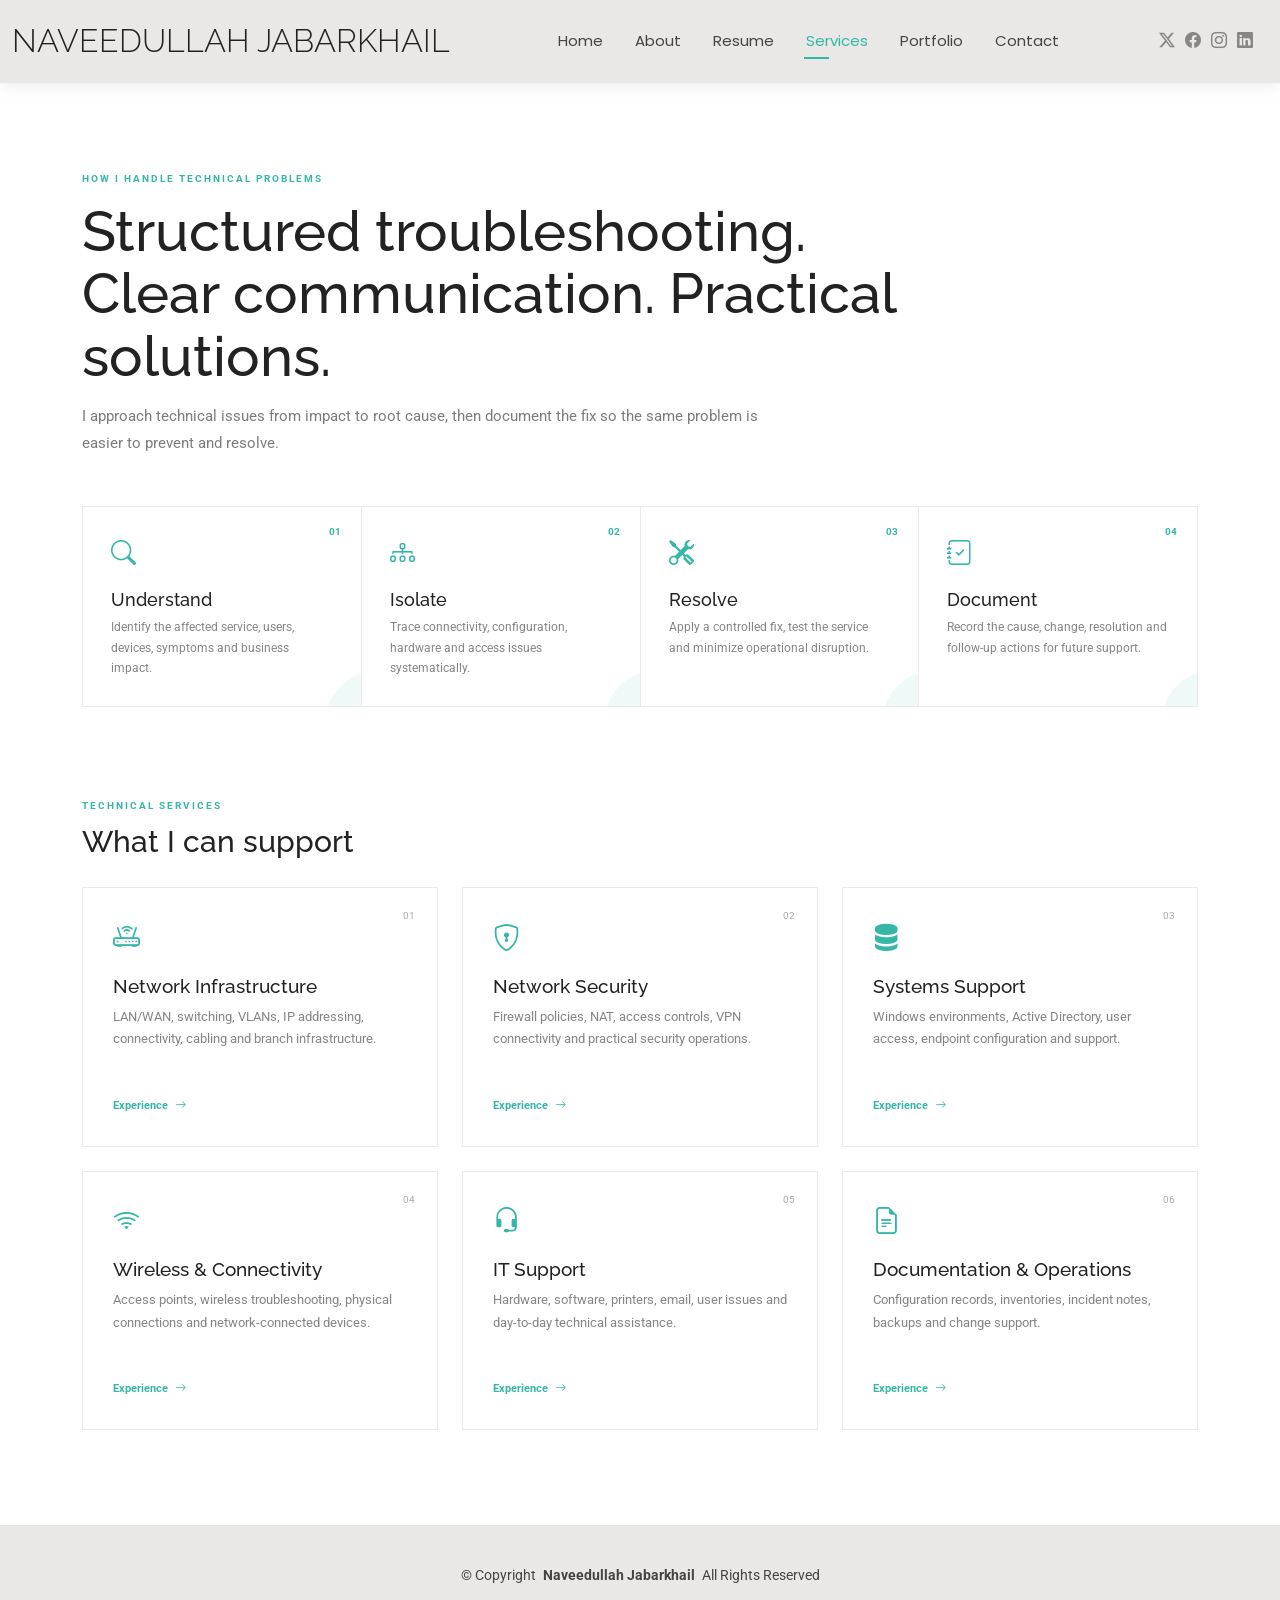
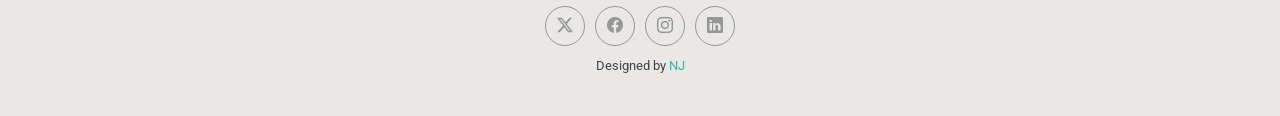
<file: services.html>
<!DOCTYPE html>

<html lang="en">
<head>
<meta charset="utf-8"/>
<meta content="width=device-width, initial-scale=1.0" name="viewport"/>
<title>Services - Naveedullah Jabarkhail</title>
<meta content="IT, networking, systems administration and network security services by Naveedullah Jabarkhail." name="description"/>
<meta content="Network Engineer, IT Support, Network Security, Sophos, Cisco, Systems Administration, Networking" name="keywords"/>
<!-- Favicons -->
<link href="favicon.png" rel="icon"/>
<link href="apple-touch-icon.png" rel="apple-touch-icon"/>
<!-- Fonts -->
<link href="https://fonts.googleapis.com" rel="preconnect"/>
<link crossorigin="" href="https://fonts.gstatic.com" rel="preconnect"/>
<link href="https://fonts.googleapis.com/css2?family=Roboto:wght@300;400;500;600;700&amp;family=Poppins:wght@400;500;600;700&amp;family=Raleway:wght@400;500;600;700&amp;display=swap" rel="stylesheet"/>
<!-- Vendor CSS Files -->
<link href="bootstrap.min.css" rel="stylesheet"/>
<link href="bootstrap-icons.css" rel="stylesheet"/>
<link href="aos.css" rel="stylesheet"/>
<!-- Main CSS File -->
<link href="main.css" rel="stylesheet"/>
<!-- =========================================================
       SERVICES PAGE ONLY CSS
       ========================================================= -->
<style>.services-clean{padding:82px 0 95px}.services-head{max-width:820px;margin-bottom:48px}.services-head>span,.service-head>span{font-size:10px;font-weight:700;letter-spacing:2px;color:var(--accent-color)}.services-head h1{font-size:clamp(34px,4.5vw,56px);line-height:1.12;margin:11px 0 15px}.services-head p{font-size:15px;line-height:1.85;color:color-mix(in srgb,var(--default-color),transparent 30%);max-width:720px}.process-grid{display:grid;grid-template-columns:repeat(4,1fr);border-top:1px solid color-mix(in srgb,var(--default-color),transparent 89%);border-left:1px solid color-mix(in srgb,var(--default-color),transparent 89%);margin-bottom:85px}.process-card{position:relative;padding:28px;border-right:1px solid color-mix(in srgb,var(--default-color),transparent 89%);border-bottom:1px solid color-mix(in srgb,var(--default-color),transparent 89%);transition:.3s;overflow:hidden}.process-card:after{content:"";position:absolute;width:100px;height:100px;border-radius:50%;right:-65px;bottom:-65px;background:color-mix(in srgb,var(--accent-color),transparent 92%);transition:.35s}.process-card:hover{background:color-mix(in srgb,var(--accent-color),transparent 97%);transform:translateY(-5px);box-shadow:0 15px 35px color-mix(in srgb,var(--default-color),transparent 94%)}.process-card:hover:after{transform:scale(2.2)}.process-card>b{position:absolute;top:17px;right:20px;font-size:10px;color:var(--accent-color)}.process-card i{font-size:25px;color:var(--accent-color)}.process-card h3{font-size:18px;margin:16px 0 7px;position:relative;z-index:2}.process-card p{font-size:12px;line-height:1.7;margin:0;color:color-mix(in srgb,var(--default-color),transparent 35%);position:relative;z-index:2}.service-head{margin-bottom:27px}.service-head h2{font-size:30px;margin:8px 0 0}.service-modern-card{position:relative;height:100%;padding:30px;border:1px solid color-mix(in srgb,var(--default-color),transparent 89%);transition:.35s;overflow:hidden}.service-modern-card:before{content:"";position:absolute;left:0;top:0;width:0;height:3px;background:var(--accent-color);transition:.35s}.service-modern-card:hover{transform:translateY(-8px);border-color:color-mix(in srgb,var(--accent-color),transparent 50%);box-shadow:0 18px 40px color-mix(in srgb,var(--default-color),transparent 93%)}.service-modern-card:hover:before{width:100%}.service-modern-card>i{font-size:27px;color:var(--accent-color)}.service-modern-card>span{position:absolute;right:22px;top:20px;font-size:10px;color:color-mix(in srgb,var(--default-color),transparent 55%)}.service-modern-card h3{font-size:19px;margin:16px 0 8px}.service-modern-card p{font-size:13px;line-height:1.75;color:color-mix(in srgb,var(--default-color),transparent 35%);min-height:70px}.service-modern-card a{display:inline-flex;gap:7px;align-items:center;color:var(--accent-color);font-size:11px;font-weight:700;text-decoration:none;margin-top:6px}.service-modern-card a:hover{gap:10px}@media(max-width:991px){.process-grid{grid-template-columns:repeat(2,1fr)}}@media(max-width:575px){.process-grid{grid-template-columns:1fr}.services-clean{padding-top:60px}}
</style></head>
<body class="services-page">
<!-- =========================================================
       HEADER
       ========================================================= -->
<header class="header d-flex align-items-center light-background sticky-top" id="header">
<div class="container-fluid position-relative d-flex align-items-center justify-content-between">
<a class="logo d-flex align-items-center me-auto me-xl-0" href="index.html">
<h1 class="sitename">Naveedullah Jabarkhail</h1>
</a>
<nav class="navmenu" id="navmenu">
<ul>
<li>
<a href="index.html">Home</a>
</li>
<li>
<a href="about.html">About</a>
</li>
<li>
<a href="resume.html">Resume</a>
</li>
<li>
<a class="active" href="services.html">Services</a>
</li>
<li>
<a href="portfolio.html">Portfolio</a>
</li>
<li>
<a href="contact.html">Contact</a>
</li>
</ul>
<i class="mobile-nav-toggle d-xl-none bi bi-list"></i>
</nav>
<div class="header-social-links">
<a class="twitter" href="#">
<i class="bi bi-twitter-x"></i>
</a>
<a class="facebook" href="#">
<i class="bi bi-facebook"></i>
</a>
<a class="instagram" href="#">
<i class="bi bi-instagram"></i>
</a>
<a class="linkedin" href="#">
<i class="bi bi-linkedin"></i>
</a>
</div>
</div>
</header>
<!-- =========================================================
       MAIN
       ========================================================= -->
<main class="main services-modern">
<section class="services-clean section"><div class="container"><div class="services-head" data-aos="fade-up"><span>HOW I HANDLE TECHNICAL PROBLEMS</span><h1>Structured troubleshooting. Clear communication. Practical solutions.</h1><p>I approach technical issues from impact to root cause, then document the fix so the same problem is easier to prevent and resolve.</p></div>
<div class="process-grid" data-aos="fade-up"><div class="process-card"><b>01</b><i class="bi bi-search"></i><h3>Understand</h3><p>Identify the affected service, users, devices, symptoms and business impact.</p></div><div class="process-card"><b>02</b><i class="bi bi-diagram-3"></i><h3>Isolate</h3><p>Trace connectivity, configuration, hardware and access issues systematically.</p></div><div class="process-card"><b>03</b><i class="bi bi-tools"></i><h3>Resolve</h3><p>Apply a controlled fix, test the service and minimize operational disruption.</p></div><div class="process-card"><b>04</b><i class="bi bi-journal-check"></i><h3>Document</h3><p>Record the cause, change, resolution and follow-up actions for future support.</p></div></div>
<div class="service-head" data-aos="fade-up"><span>TECHNICAL SERVICES</span><h2>What I can support</h2></div><div class="row g-4" data-aos="fade-up"><div class="col-lg-4 col-md-6"><div class="service-modern-card"><i class="bi bi-router"></i><span>01</span><h3>Network Infrastructure</h3><p>LAN/WAN, switching, VLANs, IP addressing, connectivity, cabling and branch infrastructure.</p><a href="resume.html">Experience <i class="bi bi-arrow-right"></i></a></div></div><div class="col-lg-4 col-md-6"><div class="service-modern-card"><i class="bi bi-shield-lock"></i><span>02</span><h3>Network Security</h3><p>Firewall policies, NAT, access controls, VPN connectivity and practical security operations.</p><a href="resume.html">Experience <i class="bi bi-arrow-right"></i></a></div></div><div class="col-lg-4 col-md-6"><div class="service-modern-card"><i class="bi bi-server"></i><span>03</span><h3>Systems Support</h3><p>Windows environments, Active Directory, user access, endpoint configuration and support.</p><a href="resume.html">Experience <i class="bi bi-arrow-right"></i></a></div></div><div class="col-lg-4 col-md-6"><div class="service-modern-card"><i class="bi bi-wifi"></i><span>04</span><h3>Wireless &amp; Connectivity</h3><p>Access points, wireless troubleshooting, physical connections and network-connected devices.</p><a href="resume.html">Experience <i class="bi bi-arrow-right"></i></a></div></div><div class="col-lg-4 col-md-6"><div class="service-modern-card"><i class="bi bi-headset"></i><span>05</span><h3>IT Support</h3><p>Hardware, software, printers, email, user issues and day-to-day technical assistance.</p><a href="resume.html">Experience <i class="bi bi-arrow-right"></i></a></div></div><div class="col-lg-4 col-md-6"><div class="service-modern-card"><i class="bi bi-file-earmark-text"></i><span>06</span><h3>Documentation &amp; Operations</h3><p>Configuration records, inventories, incident notes, backups and change support.</p><a href="resume.html">Experience <i class="bi bi-arrow-right"></i></a></div></div></div>
</div></section>
</main>
<!-- =========================================================
       FOOTER
       ========================================================= -->
<footer class="footer light-background" id="footer">
<div class="container">
<div class="copyright text-center">
<p>
          ©
          <span>Copyright</span>
<strong class="px-1 sitename">
            Naveedullah Jabarkhail
          </strong>
<span>All Rights Reserved</span>
</p>
</div>
<div class="social-links d-flex justify-content-center">
<a href="#">
<i class="bi bi-twitter-x"></i>
</a>
<a href="#">
<i class="bi bi-facebook"></i>
</a>
<a href="#">
<i class="bi bi-instagram"></i>
</a>
<a href="#">
<i class="bi bi-linkedin"></i>
</a>
</div>
<div class="credits">

        Designed by
        <a href="https://naveedjabarkhail.com/">
          NJ
        </a>
</div>
</div>
</footer>
<!-- Scroll Top -->
<a class="scroll-top d-flex align-items-center justify-content-center" href="#" id="scroll-top">
<i class="bi bi-arrow-up-short"></i>
</a>
<!-- Preloader -->
<div id="preloader"></div>
<!-- Vendor JS Files -->
<script src="aos.js"></script>



<!-- Main JS File -->
<script src="main.js"></script>
</body>
</html>
</file>
<file: main.css>
/**
* Template Name: Kelly
* Template URL: https://bootstrapmade.com/kelly-free-bootstrap-cv-resume-html-template/
* Updated: Aug 07 2024 with Bootstrap v5.3.3
* Author: BootstrapMade.com
* License: https://bootstrapmade.com/license/
*/

/*--------------------------------------------------------------
# Font & Color Variables
# Help: https://bootstrapmade.com/color-system/
--------------------------------------------------------------*/
/* Fonts */
:root {
  --default-font: "Roboto",  system-ui, -apple-system, "Segoe UI", Roboto, "Helvetica Neue", Arial, "Noto Sans", "Liberation Sans", sans-serif, "Apple Color Emoji", "Segoe UI Emoji", "Segoe UI Symbol", "Noto Color Emoji";
  --heading-font: "Raleway",  sans-serif;
  --nav-font: "Poppins",  sans-serif;
}

/* Global Colors - The following color variables are used throughout the website. Updating them here will change the color scheme of the entire website */
:root { 
  --background-color: #ffffff; /* Background color for the entire website, including individual sections */
  --default-color: #444444; /* Default color used for the majority of the text content across the entire website */
  --heading-color: #222222; /* Color for headings, subheadings and title throughout the website */
  --accent-color: #34b7a7; /* Accent color that represents your brand on the website. It's used for buttons, links, and other elements that need to stand out */
  --surface-color: #ffffff; /* The surface color is used as a background of boxed elements within sections, such as cards, icon boxes, or other elements that require a visual separation from the global background. */
  --contrast-color: #ffffff; /* Contrast color for text, ensuring readability against backgrounds of accent, heading, or default colors. */
}

/* Nav Menu Colors - The following color variables are used specifically for the navigation menu. They are separate from the global colors to allow for more customization options */
:root {
  --nav-color: #444444;  /* The default color of the main navmenu links */
  --nav-hover-color: #34b7a7; /* Applied to main navmenu links when they are hovered over or active */
  --nav-mobile-background-color: #ffffff; /* Used as the background color for mobile navigation menu */
  --nav-dropdown-background-color: #ffffff; /* Used as the background color for dropdown items that appear when hovering over primary navigation items */
  --nav-dropdown-color: #444444; /* Used for navigation links of the dropdown items in the navigation menu. */
  --nav-dropdown-hover-color: #34b7a7; /* Similar to --nav-hover-color, this color is applied to dropdown navigation links when they are hovered over. */
}

/* Color Presets - These classes override global colors when applied to any section or element, providing reuse of the sam color scheme. */

.light-background {
  --background-color: #e9e8e6;
  --surface-color: #ffffff;
}

.dark-background {
  --background-color: #060606;
  --default-color: #ffffff;
  --heading-color: #ffffff;
  --surface-color: #252525;
  --contrast-color: #ffffff;
}

/* Smooth scroll */
:root {
  scroll-behavior: smooth;
}

/*--------------------------------------------------------------
# General Styling & Shared Classes
--------------------------------------------------------------*/
body {
  color: var(--default-color);
  background-color: var(--background-color);
  font-family: var(--default-font);
}

a {
  color: var(--accent-color);
  text-decoration: none;
  transition: 0.3s;
}

a:hover {
  color: color-mix(in srgb, var(--accent-color), transparent 25%);
  text-decoration: none;
}

h1,
h2,
h3,
h4,
h5,
h6 {
  color: var(--heading-color);
  font-family: var(--heading-font);
}

/* PHP Email Form Messages
------------------------------*/
.php-email-form .error-message {
  display: none;
  background: #df1529;
  color: #ffffff;
  text-align: left;
  padding: 15px;
  margin-bottom: 24px;
  font-weight: 600;
}

.php-email-form .sent-message {
  display: none;
  color: #ffffff;
  background: #059652;
  text-align: center;
  padding: 15px;
  margin-bottom: 24px;
  font-weight: 600;
}

.php-email-form .loading {
  display: none;
  background: var(--surface-color);
  text-align: center;
  padding: 15px;
  margin-bottom: 24px;
}

.php-email-form .loading:before {
  content: "";
  display: inline-block;
  border-radius: 50%;
  width: 24px;
  height: 24px;
  margin: 0 10px -6px 0;
  border: 3px solid var(--accent-color);
  border-top-color: var(--surface-color);
  animation: php-email-form-loading 1s linear infinite;
}

@keyframes php-email-form-loading {
  0% {
    transform: rotate(0deg);
  }

  100% {
    transform: rotate(360deg);
  }
}

/*--------------------------------------------------------------
# Global Header
--------------------------------------------------------------*/
.header {
  color: var(--default-color);
  background-color: var(--background-color);
  padding: 15px 0;
  transition: all 0.5s;
  z-index: 997;
  box-shadow: 0px 0 18px rgba(0, 0, 0, 0.1);
}

.header .logo {
  line-height: 1;
}

.header .logo img {
  max-height: 36px;
  margin-right: 8px;
}

.header .logo h1 {
  font-size: 32px;
  margin: 0;
  font-weight: 300;
  text-transform: uppercase;
  color: var(--heading-color);
}

.header .header-social-links {
  padding-right: 15px;
}

.header .header-social-links a {
  color: color-mix(in srgb, var(--default-color), transparent 40%);
  padding-left: 6px;
  display: inline-block;
  transition: 0.3s;
  font-size: 16px;
}

.header .header-social-links a:hover {
  color: var(--accent-color);
}

.header .header-social-links a i {
  line-height: 0px;
}

@media (max-width: 1200px) {
  .header .logo {
    order: 1;
  }

  .header .header-social-links {
    order: 2;
  }

  .header .navmenu {
    order: 3;
  }
}

/*--------------------------------------------------------------
# Navigation Menu
--------------------------------------------------------------*/
/* Desktop Navigation */
@media (min-width: 1200px) {
  .navmenu {
    padding: 0;
  }

  .navmenu ul {
    margin: 0;
    padding: 0;
    display: flex;
    list-style: none;
    align-items: center;
  }

  .navmenu li {
    position: relative;
  }

  .navmenu>ul>li {
    white-space: nowrap;
    padding: 15px 14px;
  }

  .navmenu>ul>li:last-child {
    padding-right: 0;
  }

  .navmenu a,
  .navmenu a:focus {
    color: var(--nav-color);
    font-size: 15px;
    padding: 0 2px;
    font-family: var(--nav-font);
    font-weight: 400;
    display: flex;
    align-items: center;
    justify-content: space-between;
    white-space: nowrap;
    transition: 0.3s;
    position: relative;
  }

  .navmenu a i,
  .navmenu a:focus i {
    font-size: 12px;
    line-height: 0;
    margin-left: 5px;
    transition: 0.3s;
  }

  .navmenu>ul>li>a:before {
    content: "";
    position: absolute;
    height: 2px;
    bottom: -6px;
    left: 0;
    background-color: var(--nav-hover-color);
    visibility: hidden;
    width: 0px;
    transition: all 0.3s ease-in-out 0s;
  }

  .navmenu a:hover:before,
  .navmenu li:hover>a:before,
  .navmenu .active:before {
    visibility: visible;
    width: 25px;
  }

  .navmenu li:hover>a,
  .navmenu .active,
  .navmenu .active:focus {
    color: var(--nav-hover-color);
  }

  .navmenu .dropdown ul {
    margin: 0;
    padding: 10px 0;
    background: var(--nav-dropdown-background-color);
    display: block;
    position: absolute;
    visibility: hidden;
    left: 14px;
    top: 130%;
    opacity: 0;
    transition: 0.3s;
    border-radius: 4px;
    z-index: 99;
    box-shadow: 0px 0px 30px rgba(0, 0, 0, 0.1);
  }

  .navmenu .dropdown ul li {
    min-width: 200px;
  }

  .navmenu .dropdown ul a {
    padding: 10px 20px;
    font-size: 15px;
    text-transform: none;
    color: var(--nav-dropdown-color);
  }

  .navmenu .dropdown ul a i {
    font-size: 12px;
  }

  .navmenu .dropdown ul a:hover,
  .navmenu .dropdown ul .active:hover,
  .navmenu .dropdown ul li:hover>a {
    color: var(--nav-dropdown-hover-color);
  }

  .navmenu .dropdown:hover>ul {
    opacity: 1;
    top: 100%;
    visibility: visible;
  }

  .navmenu .dropdown .dropdown ul {
    top: 0;
    left: -90%;
    visibility: hidden;
  }

  .navmenu .dropdown .dropdown:hover>ul {
    opacity: 1;
    top: 0;
    left: -100%;
    visibility: visible;
  }
}

/* Mobile Navigation */
@media (max-width: 1199px) {
  .mobile-nav-toggle {
    color: var(--nav-color);
    font-size: 28px;
    line-height: 0;
    margin-right: 10px;
    cursor: pointer;
    transition: color 0.3s;
  }

  .navmenu {
    padding: 0;
    z-index: 9997;
  }

  .navmenu ul {
    display: none;
    list-style: none;
    position: absolute;
    inset: 60px 20px 20px 20px;
    padding: 10px 0;
    margin: 0;
    border-radius: 6px;
    background-color: var(--nav-mobile-background-color);
    border: 1px solid color-mix(in srgb, var(--default-color), transparent 90%);
    box-shadow: none;
    overflow-y: auto;
    transition: 0.3s;
    z-index: 9998;
  }

  .navmenu a,
  .navmenu a:focus {
    color: var(--nav-dropdown-color);
    padding: 10px 20px;
    font-family: var(--nav-font);
    font-size: 17px;
    font-weight: 500;
    display: flex;
    align-items: center;
    justify-content: space-between;
    white-space: nowrap;
    transition: 0.3s;
  }

  .navmenu a i,
  .navmenu a:focus i {
    font-size: 12px;
    line-height: 0;
    margin-left: 5px;
    width: 30px;
    height: 30px;
    display: flex;
    align-items: center;
    justify-content: center;
    border-radius: 50%;
    transition: 0.3s;
    background-color: color-mix(in srgb, var(--accent-color), transparent 90%);
  }

  .navmenu a i:hover,
  .navmenu a:focus i:hover {
    background-color: var(--accent-color);
    color: var(--contrast-color);
  }

  .navmenu a:hover,
  .navmenu .active,
  .navmenu .active:focus {
    color: var(--nav-dropdown-hover-color);
  }

  .navmenu .active i,
  .navmenu .active:focus i {
    background-color: var(--accent-color);
    color: var(--contrast-color);
    transform: rotate(180deg);
  }

  .navmenu .dropdown ul {
    position: static;
    display: none;
    z-index: 99;
    padding: 10px 0;
    margin: 10px 20px;
    background-color: var(--nav-dropdown-background-color);
    transition: all 0.5s ease-in-out;
  }

  .navmenu .dropdown ul ul {
    background-color: rgba(33, 37, 41, 0.1);
  }

  .navmenu .dropdown>.dropdown-active {
    display: block;
    background-color: rgba(33, 37, 41, 0.03);
  }

  .mobile-nav-active {
    overflow: hidden;
  }

  .mobile-nav-active .mobile-nav-toggle {
    color: #fff;
    position: absolute;
    font-size: 32px;
    top: 15px;
    right: 15px;
    margin-right: 0;
    z-index: 9999;
  }

  .mobile-nav-active .navmenu {
    position: fixed;
    overflow: hidden;
    inset: 0;
    background: rgba(33, 37, 41, 0.8);
    transition: 0.3s;
  }

  .mobile-nav-active .navmenu>ul {
    display: block;
  }
}

/*--------------------------------------------------------------
# Global Footer
--------------------------------------------------------------*/
.footer {
  color: var(--default-color);
  background-color: var(--background-color);
  font-size: 14px;
  padding: 40px 0;
  position: relative;
}

.footer .copyright p {
  margin-bottom: 0;
}

.footer .social-links {
  margin-top: 20px;
}

.footer .social-links a {
  display: flex;
  align-items: center;
  justify-content: center;
  width: 40px;
  height: 40px;
  border-radius: 50%;
  border: 1px solid color-mix(in srgb, var(--default-color), transparent 50%);
  font-size: 16px;
  color: color-mix(in srgb, var(--default-color), transparent 50%);
  margin: 0 5px;
  transition: 0.3s;
}

.footer .social-links a:hover {
  color: var(--accent-color);
  border-color: var(--accent-color);
}

.footer .credits {
  margin-top: 10px;
  font-size: 13px;
  text-align: center;
}

/*--------------------------------------------------------------
# Preloader
--------------------------------------------------------------*/
#preloader {
  position: fixed;
  inset: 0;
  z-index: 9999;
  overflow: hidden;
  background-color: var(--background-color);
  transition: all 0.6s ease-out;
  width: 100%;
  height: 100vh;
}

#preloader:before,
#preloader:after {
  content: "";
  position: absolute;
  border: 4px solid var(--accent-color);
  border-radius: 50%;
  animation: animate-preloader 2s cubic-bezier(0, 0.2, 0.8, 1) infinite;
}

#preloader:after {
  animation-delay: -0.5s;
}

@keyframes animate-preloader {
  0% {
    width: 10px;
    height: 10px;
    top: calc(50% - 5px);
    left: calc(50% - 5px);
    opacity: 1;
  }

  100% {
    width: 72px;
    height: 72px;
    top: calc(50% - 36px);
    left: calc(50% - 36px);
    opacity: 0;
  }
}

/*--------------------------------------------------------------
# Scroll Top Button
--------------------------------------------------------------*/
.scroll-top {
  position: fixed;
  visibility: hidden;
  opacity: 0;
  right: 15px;
  bottom: -15px;
  z-index: 99999;
  background-color: var(--accent-color);
  width: 44px;
  height: 44px;
  border-radius: 50px;
  transition: all 0.4s;
}

.scroll-top i {
  font-size: 24px;
  color: var(--contrast-color);
  line-height: 0;
}

.scroll-top:hover {
  background-color: color-mix(in srgb, var(--accent-color), transparent 20%);
  color: var(--contrast-color);
}

.scroll-top.active {
  visibility: visible;
  opacity: 1;
  bottom: 15px;
}

/*--------------------------------------------------------------
# Disable aos animation delay on mobile devices
--------------------------------------------------------------*/
@media screen and (max-width: 768px) {
  [data-aos-delay] {
    transition-delay: 0 !important;
  }
}

/*--------------------------------------------------------------
# Global Page Titles & Breadcrumbs
--------------------------------------------------------------*/
.page-title {
  color: var(--default-color);
  background-color: var(--background-color);
  padding: 25px 0;
  position: relative;
  border-bottom: 1px solid color-mix(in srgb, var(--default-color), transparent 85%);
}

.page-title h1 {
  font-size: 24px;
  font-weight: 400;
}

.page-title .breadcrumbs ol {
  display: flex;
  flex-wrap: wrap;
  list-style: none;
  padding: 0;
  margin: 0;
  font-size: 14px;
  font-weight: 400;
}

.page-title .breadcrumbs ol li+li {
  padding-left: 10px;
}

.page-title .breadcrumbs ol li+li::before {
  content: "/";
  display: inline-block;
  padding-right: 10px;
  color: color-mix(in srgb, var(--default-color), transparent 70%);
}

/*--------------------------------------------------------------
# Global Sections
--------------------------------------------------------------*/
section,
.section {
  color: var(--default-color);
  background-color: var(--background-color);
  padding: 60px 0;
  scroll-margin-top: 100px;
  overflow: clip;
}

@media (max-width: 1199px) {

  section,
  .section {
    scroll-margin-top: 66px;
  }
}

/*--------------------------------------------------------------
# Global Section Titles
--------------------------------------------------------------*/
.section-title {
  text-align: center;
  padding-bottom: 60px;
  position: relative;
}

.section-title h2 {
  font-size: 32px;
  font-weight: 700;
  margin-bottom: 20px;
  padding-bottom: 20px;
  position: relative;
}

.section-title h2:after {
  content: "";
  position: absolute;
  display: block;
  width: 50px;
  height: 3px;
  background: var(--accent-color);
  left: 0;
  right: 0;
  bottom: 0;
  margin: auto;
}

.section-title p {
  margin-bottom: 0;
}

/*--------------------------------------------------------------
# Hero Section
--------------------------------------------------------------*/
.hero {
  width: 100%;
  min-height: calc(100vh - 82px);
  position: relative;
  padding: 80px 0;
  display: flex;
  align-items: center;
  justify-content: center;
}

@media (max-width: 1200px) {
  .hero {
    min-height: calc(100vh - 68px);
  }
}

.hero img {
  position: absolute;
  inset: 0;
  display: block;
  width: 100%;
  height: 100%;
  object-fit: cover;
  z-index: 1;
}

.hero .container {
  position: relative;
  z-index: 3;
}

.hero h2 {
  margin: 0;
  font-size: 48px;
  font-weight: 700;
}

.hero p {
  margin: 10px 0 0 0;
  font-size: 24px;
  color: var(--heading-color);
}

.hero .btn-get-started {
  color: var(--contrast-color);
  background: var(--accent-color);
  font-family: var(--heading-font);
  text-transform: uppercase;
  font-weight: 600;
  font-size: 12px;
  letter-spacing: 1px;
  display: inline-block;
  padding: 12px 40px;
  border-radius: 50px;
  transition: 0.5s;
  margin-top: 30px;
}

.hero .btn-get-started:hover {
  background: color-mix(in srgb, var(--accent-color) 90%, white 20%);
}

@media (max-width: 768px) {
  .hero h2 {
    font-size: 32px;
  }

  .hero p {
    font-size: 18px;
  }
}

/*--------------------------------------------------------------
# About Section
--------------------------------------------------------------*/
.about .content h2 {
  font-weight: 700;
  font-size: 24px;
}

.about .content ul {
  list-style: none;
  padding: 0;
}

.about .content ul li {
  margin-bottom: 20px;
  display: flex;
  align-items: center;
}

.about .content ul strong {
  margin-right: 10px;
}

.about .content ul i {
  font-size: 16px;
  margin-right: 5px;
  color: var(--accent-color);
  line-height: 0;
}

/*--------------------------------------------------------------
# Skills Section
--------------------------------------------------------------*/
.skills .progress {
  height: 60px;
  display: block;
  background: none;
  border-radius: 0;
}

.skills .progress .skill {
  color: var(--heading-color);
  padding: 0;
  margin: 0 0 6px 0;
  text-transform: uppercase;
  display: block;
  font-weight: 600;
  font-family: var(--heading-font);
}

.skills .progress .skill .val {
  float: right;
  font-style: normal;
}

.skills .progress-bar-wrap {
  background: color-mix(in srgb, var(--default-color), transparent 90%);
  height: 10px;
}

.skills .progress-bar {
  width: 1px;
  height: 10px;
  transition: 0.9s;
  background-color: var(--accent-color);
}

/*--------------------------------------------------------------
# Stats Section
--------------------------------------------------------------*/
.stats .stats-item {
  padding: 30px;
  width: 100%;
}

.stats .stats-item span {
  color: var(--heading-color);
  font-size: 48px;
  display: block;
  font-weight: 700;
  margin-bottom: 20px;
  padding-bottom: 20px;
  position: relative;
}

.stats .stats-item span:after {
  content: "";
  position: absolute;
  display: block;
  width: 25px;
  height: 3px;
  background: var(--accent-color);
  left: 0;
  right: 0;
  bottom: 0;
  margin: auto;
}

.stats .stats-item p {
  color: color-mix(in srgb, var(--default-color), transparent 40%);
  padding: 0;
  margin: 0;
  font-family: var(--heading-font);
  font-weight: 500;
}

/*--------------------------------------------------------------
# Testimonials Section
--------------------------------------------------------------*/
.testimonials .section-header {
  margin-bottom: 40px;
}

.testimonials .testimonials-carousel,
.testimonials .testimonials-slider {
  overflow: hidden;
}

.testimonials .testimonial-item {
  text-align: center;
}

.testimonials .testimonial-item .testimonial-img {
  width: 120px;
  border-radius: 50%;
  border: 4px solid var(--background-color);
  margin: 0 auto;
}

.testimonials .testimonial-item h3 {
  font-size: 20px;
  font-weight: bold;
  margin: 10px 0 5px 0;
}

.testimonials .testimonial-item h4 {
  font-size: 14px;
  color: color-mix(in srgb, var(--default-color), transparent 40%);
  margin: 0 0 15px 0;
}

.testimonials .testimonial-item .stars {
  margin-bottom: 15px;
}

.testimonials .testimonial-item .stars i {
  color: #ffc107;
  margin: 0 1px;
}

.testimonials .testimonial-item .quote-icon-left,
.testimonials .testimonial-item .quote-icon-right {
  color: color-mix(in srgb, var(--accent-color), transparent 50%);
  font-size: 26px;
  line-height: 0;
}

.testimonials .testimonial-item .quote-icon-left {
  display: inline-block;
  left: -5px;
  position: relative;
}

.testimonials .testimonial-item .quote-icon-right {
  display: inline-block;
  right: -5px;
  position: relative;
  top: 10px;
  transform: scale(-1, -1);
}

.testimonials .testimonial-item p {
  font-style: italic;
  margin: 0 auto 15px auto;
}

.testimonials .swiper-wrapper {
  height: auto;
}

.testimonials .swiper-pagination {
  margin-top: 20px;
  position: relative;
}

.testimonials .swiper-pagination .swiper-pagination-bullet {
  width: 12px;
  height: 12px;
  opacity: 1;
  background-color: color-mix(in srgb, var(--default-color), transparent 85%);
}

.testimonials .swiper-pagination .swiper-pagination-bullet-active {
  background-color: var(--accent-color);
}

@media (min-width: 992px) {
  .testimonials .testimonial-item p {
    width: 80%;
  }
}

/*--------------------------------------------------------------
# Resume Section
--------------------------------------------------------------*/
.resume .resume-title {
  color: var(--heading-color);
  font-size: 26px;
  font-weight: 700;
  margin-top: 20px;
  margin-bottom: 20px;
}

.resume .resume-item {
  padding: 0 0 20px 20px;
  margin-top: -2px;
  border-left: 2px solid var(--accent-color);
  position: relative;
}

.resume .resume-item h4 {
  line-height: 18px;
  font-size: 18px;
  font-weight: 600;
  text-transform: uppercase;
  color: color-mix(in srgb, var(--default-color), transparent 20%);
  margin-bottom: 10px;
}

.resume .resume-item h5 {
  font-size: 16px;
  padding: 5px 15px;
  display: inline-block;
  font-weight: 600;
  margin-bottom: 10px;
}

.resume .resume-item ul {
  padding-left: 20px;
}

.resume .resume-item ul li {
  padding-bottom: 10px;
}

.resume .resume-item:last-child {
  padding-bottom: 0;
}

.resume .resume-item::before {
  content: "";
  position: absolute;
  width: 16px;
  height: 16px;
  border-radius: 50px;
  left: -9px;
  top: 0;
  background: var(--background-color);
  border: 2px solid var(--accent-color);
}

/*--------------------------------------------------------------
# Services Section
--------------------------------------------------------------*/
.services .service-item {
  background-color: var(--surface-color);
  box-shadow: 0px 5px 90px 0px rgba(0, 0, 0, 0.1);
  height: 100%;
  padding: 60px 30px;
  text-align: center;
  transition: 0.3s;
  border-radius: 5px;
}

.services .service-item .icon {
  margin: 0 auto;
  width: 100px;
  height: 100px;
  display: flex;
  align-items: center;
  justify-content: center;
  transition: ease-in-out 0.3s;
  position: relative;
}

.services .service-item .icon i {
  font-size: 36px;
  transition: 0.5s;
  position: relative;
}

.services .service-item .icon svg {
  position: absolute;
  top: 0;
  left: 0;
}

.services .service-item .icon svg path {
  transition: 0.5s;
  fill: color-mix(in srgb, var(--default-color), transparent 95%);
}

.services .service-item h3 {
  font-weight: 700;
  margin: 10px 0 15px 0;
  font-size: 22px;
}

.services .service-item p {
  line-height: 24px;
  font-size: 14px;
  margin-bottom: 0;
}

.services .service-item:hover {
  box-shadow: 0px 5px 35px 0px rgba(0, 0, 0, 0.1);
}

.services .service-item.item-cyan i {
  color: #0dcaf0;
}

.services .service-item.item-cyan:hover .icon i {
  color: #fff;
}

.services .service-item.item-cyan:hover .icon path {
  fill: #0dcaf0;
}

.services .service-item.item-orange i {
  color: #fd7e14;
}

.services .service-item.item-orange:hover .icon i {
  color: #fff;
}

.services .service-item.item-orange:hover .icon path {
  fill: #fd7e14;
}

.services .service-item.item-teal i {
  color: #20c997;
}

.services .service-item.item-teal:hover .icon i {
  color: #fff;
}

.services .service-item.item-teal:hover .icon path {
  fill: #20c997;
}

.services .service-item.item-red i {
  color: #df1529;
}

.services .service-item.item-red:hover .icon i {
  color: #fff;
}

.services .service-item.item-red:hover .icon path {
  fill: #df1529;
}

.services .service-item.item-indigo i {
  color: #6610f2;
}

.services .service-item.item-indigo:hover .icon i {
  color: #fff;
}

.services .service-item.item-indigo:hover .icon path {
  fill: #6610f2;
}

.services .service-item.item-pink i {
  color: #f3268c;
}

.services .service-item.item-pink:hover .icon i {
  color: #fff;
}

.services .service-item.item-pink:hover .icon path {
  fill: #f3268c;
}

/*--------------------------------------------------------------
# Portfolio Section
--------------------------------------------------------------*/
.portfolio .portfolio-filters {
  padding: 0;
  margin: 0 auto 20px auto;
  list-style: none;
  text-align: center;
}

.portfolio .portfolio-filters li {
  cursor: pointer;
  display: inline-block;
  padding: 8px 20px 10px 20px;
  margin: 0;
  font-size: 15px;
  font-weight: 500;
  line-height: 1;
  margin-bottom: 5px;
  border-radius: 50px;
  transition: all 0.3s ease-in-out;
  font-family: var(--heading-font);
}

.portfolio .portfolio-filters li:hover,
.portfolio .portfolio-filters li.filter-active {
  color: var(--contrast-color);
  background-color: var(--accent-color);
}

.portfolio .portfolio-filters li:first-child {
  margin-left: 0;
}

.portfolio .portfolio-filters li:last-child {
  margin-right: 0;
}

@media (max-width: 575px) {
  .portfolio .portfolio-filters li {
    font-size: 14px;
    margin: 0 0 10px 0;
  }
}

.portfolio .portfolio-item {
  position: relative;
  overflow: hidden;
}

.portfolio .portfolio-item .portfolio-info {
  opacity: 0;
  position: absolute;
  left: 12px;
  right: 12px;
  bottom: -100%;
  z-index: 3;
  transition: all ease-in-out 0.5s;
  background: color-mix(in srgb, var(--surface-color), transparent 10%);
  padding: 15px;
}

.portfolio .portfolio-item .portfolio-info h4 {
  font-size: 18px;
  font-weight: 600;
  padding-right: 50px;
}

.portfolio .portfolio-item .portfolio-info p {
  color: color-mix(in srgb, var(--default-color), transparent 30%);
  font-size: 14px;
  margin-bottom: 0;
  padding-right: 50px;
}

.portfolio .portfolio-item .portfolio-info .preview-link,
.portfolio .portfolio-item .portfolio-info .details-link {
  position: absolute;
  right: 50px;
  font-size: 24px;
  top: calc(50% - 14px);
  color: color-mix(in srgb, var(--default-color), transparent 30%);
  transition: 0.3s;
  line-height: 0;
}

.portfolio .portfolio-item .portfolio-info .preview-link:hover,
.portfolio .portfolio-item .portfolio-info .details-link:hover {
  color: var(--accent-color);
}

.portfolio .portfolio-item .portfolio-info .details-link {
  right: 14px;
  font-size: 28px;
}

.portfolio .portfolio-item:hover .portfolio-info {
  opacity: 1;
  bottom: 0;
}

/*--------------------------------------------------------------
# Portfolio Details Section
--------------------------------------------------------------*/
.portfolio-details .portfolio-details-slider img {
  width: 100%;
}

.portfolio-details .portfolio-details-slider .swiper-pagination {
  margin-top: 20px;
  position: relative;
}

.portfolio-details .portfolio-details-slider .swiper-pagination .swiper-pagination-bullet {
  width: 12px;
  height: 12px;
  background-color: color-mix(in srgb, var(--default-color), transparent 85%);
  opacity: 1;
}

.portfolio-details .portfolio-details-slider .swiper-pagination .swiper-pagination-bullet-active {
  background-color: var(--accent-color);
}

.portfolio-details .portfolio-info {
  background-color: var(--surface-color);
  padding: 30px;
  box-shadow: 0px 0 30px rgba(0, 0, 0, 0.1);
}

.portfolio-details .portfolio-info h3 {
  font-size: 22px;
  font-weight: 700;
  margin-bottom: 20px;
  padding-bottom: 20px;
  border-bottom: 1px solid color-mix(in srgb, var(--default-color), transparent 85%);
}

.portfolio-details .portfolio-info ul {
  list-style: none;
  padding: 0;
  font-size: 15px;
}

.portfolio-details .portfolio-info ul li+li {
  margin-top: 10px;
}

.portfolio-details .portfolio-description {
  padding-top: 30px;
}

.portfolio-details .portfolio-description h2 {
  font-size: 26px;
  font-weight: 700;
  margin-bottom: 20px;
}

.portfolio-details .portfolio-description p {
  padding: 0;
  color: color-mix(in srgb, var(--default-color), transparent 30%);
}

/*--------------------------------------------------------------
# Contact Section
--------------------------------------------------------------*/
.contact .info-wrap {
  background-color: var(--surface-color);
  box-shadow: 0px 0px 20px rgba(0, 0, 0, 0.1);
  padding: 30px;
}

@media (max-width: 575px) {
  .contact .info-wrap {
    padding: 20px;
  }
}

.contact .info-item {
  margin-bottom: 40px;
}

.contact .info-item i {
  font-size: 20px;
  color: var(--accent-color);
  background: color-mix(in srgb, var(--accent-color), transparent 92%);
  width: 44px;
  height: 44px;
  display: flex;
  justify-content: center;
  align-items: center;
  border-radius: 50px;
  transition: all 0.3s ease-in-out;
  margin-right: 15px;
}

.contact .info-item h3 {
  padding: 0;
  font-size: 18px;
  font-weight: 700;
  margin-bottom: 5px;
}

.contact .info-item p {
  padding: 0;
  margin-bottom: 0;
  font-size: 14px;
}

.contact .info-item:hover i {
  background: var(--accent-color);
  color: var(--contrast-color);
}

.contact .php-email-form {
  background-color: var(--surface-color);
  height: 100%;
  padding: 30px;
  box-shadow: 0px 0px 20px rgba(0, 0, 0, 0.1);
}

@media (max-width: 575px) {
  .contact .php-email-form {
    padding: 20px;
  }
}

.contact .php-email-form input[type=text],
.contact .php-email-form input[type=email],
.contact .php-email-form textarea {
  font-size: 14px;
  padding: 10px 15px;
  box-shadow: none;
  border-radius: 0;
  color: var(--default-color);
  background-color: var(--surface-color);
  border-color: color-mix(in srgb, var(--default-color), transparent 80%);
}

.contact .php-email-form input[type=text]:focus,
.contact .php-email-form input[type=email]:focus,
.contact .php-email-form textarea:focus {
  border-color: var(--accent-color);
}

.contact .php-email-form input[type=text]::placeholder,
.contact .php-email-form input[type=email]::placeholder,
.contact .php-email-form textarea::placeholder {
  color: color-mix(in srgb, var(--default-color), transparent 70%);
}

.contact .php-email-form button[type=submit] {
  color: var(--contrast-color);
  background: var(--accent-color);
  border: 0;
  padding: 10px 30px;
  transition: 0.4s;
  border-radius: 50px;
}

.contact .php-email-form button[type=submit]:hover {
  background: color-mix(in srgb, var(--accent-color), transparent 25%);
}

/*--------------------------------------------------------------
# Starter Section Section
--------------------------------------------------------------*/
.starter-section {
  /* Add your styles here */
}
/* =========================================================
   SITE-WIDE PORTFOLIO FIXES
   ========================================================= */
html, body {
  overflow-x: hidden;
}

img {
  max-width: 100%;
  height: auto;
}

.main {
  min-height: calc(100vh - 160px);
}

@media (max-width: 1199px) {
  .header .header-social-links {
    display: none;
  }
}

@media (max-width: 1199px) {
  .navmenu ul {
    padding: 0;
  }
}

/* Keep page-specific designs above the footer and prevent
   accidental horizontal overflow from decorative elements. */
.home-modern,
.about-modern,
.services-modern,
.resume-modern,
.portfolio-modern,
.contact-modern {
  overflow-x: clip;
}
</file>
